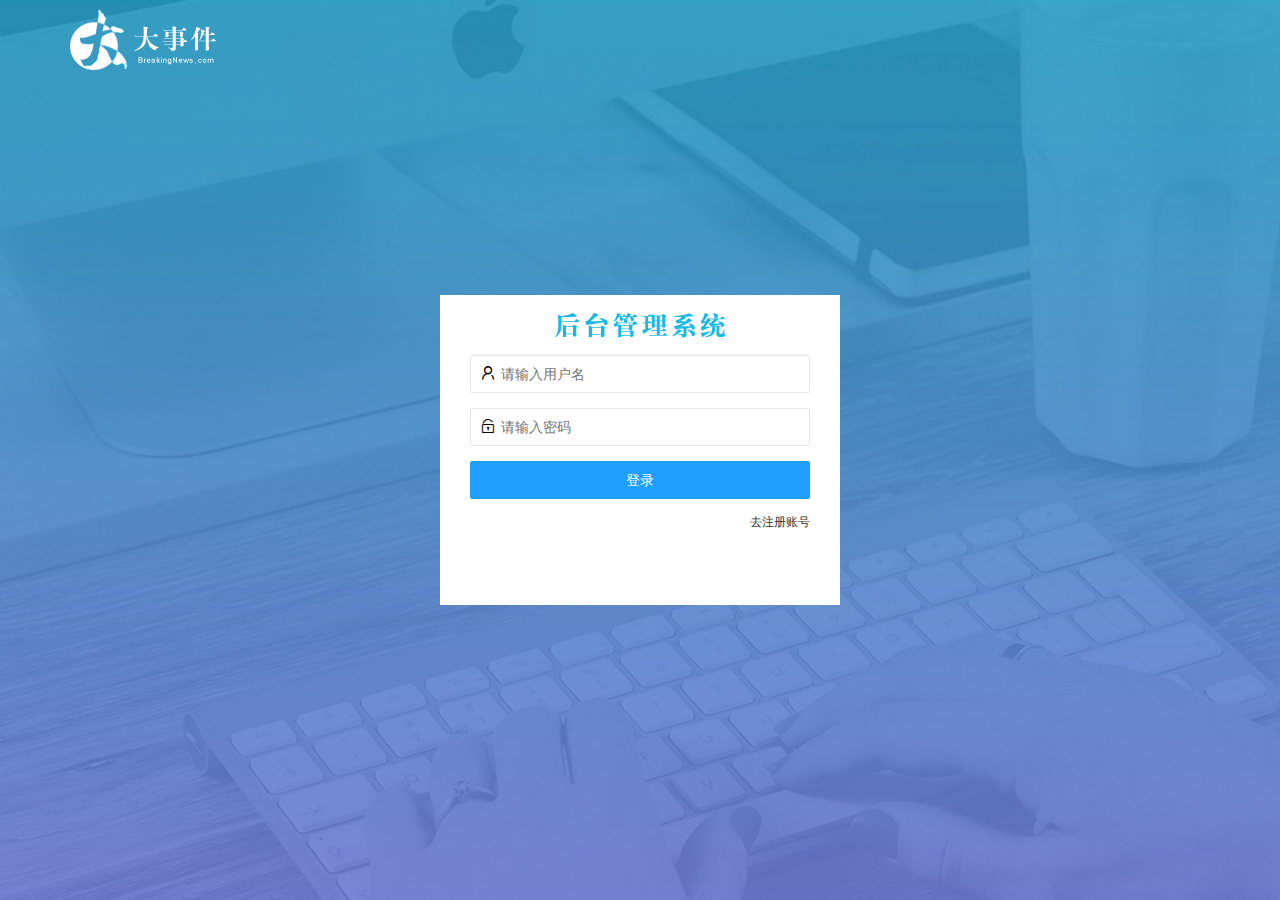
<file: login.html>
<!DOCTYPE html>
<html lang="en">

<head>
    <meta charset="UTF-8" />
    <meta name="viewport" content="width=device-width, initial-scale=1.0" />
    <title>大事件-登录/注册</title>
    <!-- 导入 LayUI 的样式 -->
    <link rel="stylesheet" href="/assets/lib/layui/css/layui.css" />
    <!-- 导入自己的样式表 -->
    <link rel="stylesheet" href="/assets/css/login.css" />
    <script src="/assets/lib/layui/layui.all.js"></script>
    <script src="/assets/lib/jquery.js"></script>
    <script src="/assets/js/baseAPI.js"></script>
    <script src="/assets/js/login.js"></script>
</head>

<body>
    <!-- 头部的 Logo 区域 -->
    <div class="layui-main">
        <img src="/assets/images/logo.png" alt="" />
    </div>

    <!-- 登录注册区域 -->
    <div class="loginAndRegBox">
        <div class="title-box"></div>
        <!-- 登录的div -->
        <div class="login-box">
            <!-- 登录的表单 -->
            <form class="layui-form" action="" id="form_login">
                <!-- 用户名 -->
                <div class="layui-form-item">
                    <i class="layui-icon layui-icon-username"></i>
                    <input type="text" name="username" required lay-verify="required" placeholder="请输入用户名" autocomplete="off" class="layui-input" />
                </div>
                <!-- 密码 -->
                <div class="layui-form-item">
                    <i class="layui-icon layui-icon-password"></i>
                    <input type="password" name="password" required lay-verify="required|pwd" placeholder="请输入密码" autocomplete="off" class="layui-input" />
                </div>
                <!-- 登录按钮 -->
                <div class="layui-form-item">
                    <!-- 注意：表单提交按钮和普通按钮的区别，就是 lay-submit 属性 -->
                    <button class="layui-btn layui-btn-fluid layui-btn-normal" lay-submit>登录</button>
                </div>
                <div class="layui-form-item links">
                    <a href="javascript:;" id="link_reg">去注册账号</a>
                </div>
            </form>
        </div>
        <!-- 注册的div -->
        <!-- 注册的div -->
        <div class="reg-box">
            <!-- 注册的表单 -->
            <form class="layui-form" action="" id="form_reg">
                <!-- 用户名 -->
                <div class="layui-form-item">
                    <i class="layui-icon layui-icon-username"></i>
                    <input type="text" name="username" required lay-verify="required" placeholder="请输入用户名" autocomplete="off" class="layui-input" />
                </div>
                <!-- 密码 -->
                <div class="layui-form-item">
                    <i class="layui-icon layui-icon-password"></i>
                    <input type="password" name="password" required lay-verify="required|pwd" placeholder="请输入密码" autocomplete="off" class="layui-input" />
                </div>
                <!-- 密码确认框 -->
                <div class="layui-form-item">
                    <i class="layui-icon layui-icon-password"></i>
                    <input type="password" name="repassword" required lay-verify="required|pwd|repwd" placeholder="再次确认密码" autocomplete="off" class="layui-input" />
                </div>
                <!-- 注册按钮 -->
                <div class="layui-form-item">
                    <!-- 注意：表单提交按钮和普通按钮的区别，就是 lay-submit 属性 -->
                    <button class="layui-btn layui-btn-fluid layui-btn-normal" lay-submit>注册</button>
                </div>
                <div class="layui-form-item links">
                    <a href="javascript:;" id="link_login">去登录</a>
                </div>
            </form>
        </div>
    </div>
</body>

</html>
</file>
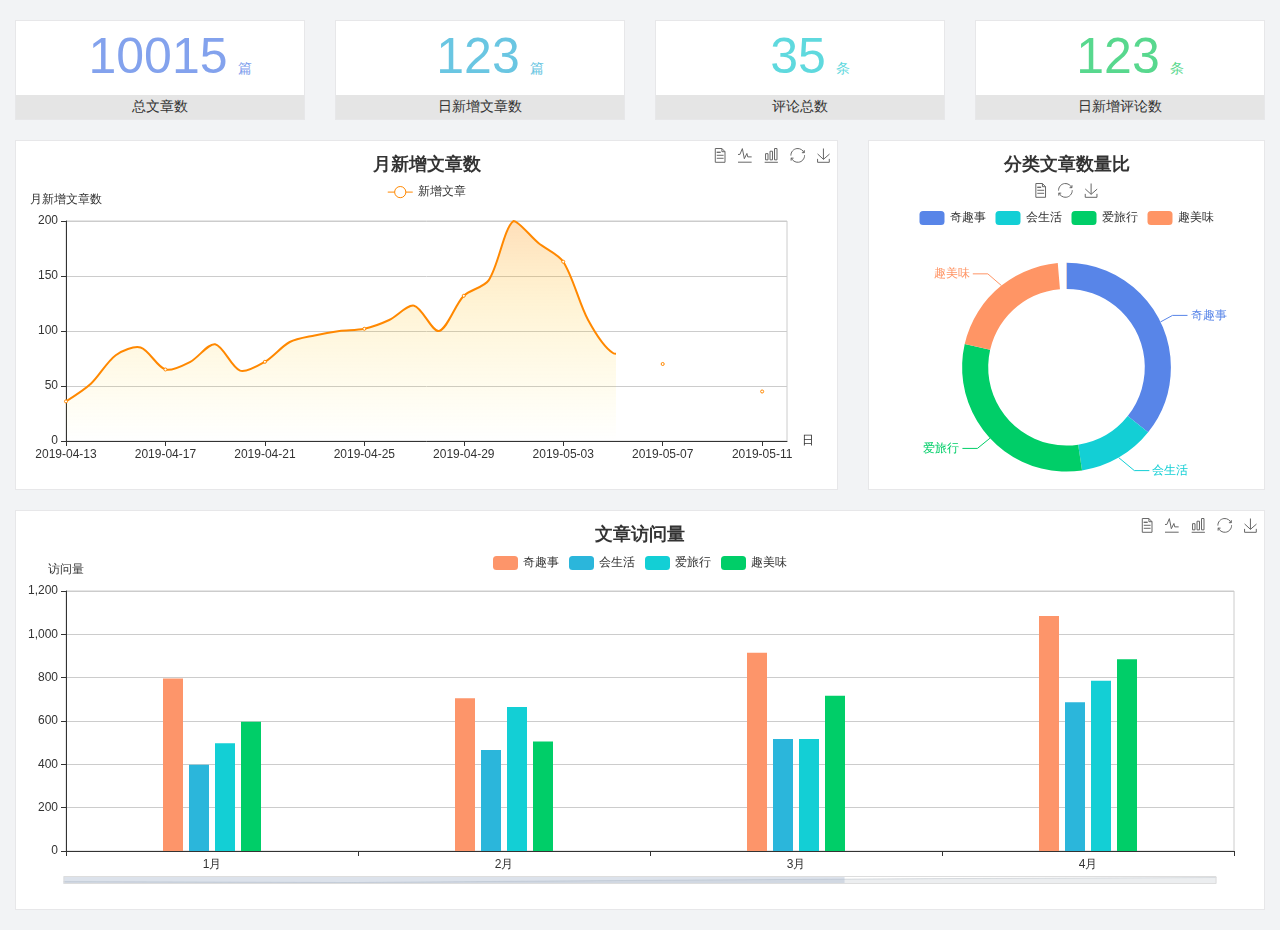
<file: home/dashboard.html>
<!DOCTYPE html>
<html lang="en">

<head>
  <meta charset="UTF-8">
  <meta name="viewport" content="width=device-width, initial-scale=1.0">
  <meta http-equiv="X-UA-Compatible" content="ie=edge">
  <title>图表统计</title>
  <link rel="stylesheet" href="../../assets/lib/bootstrap.css" />
  <link rel="stylesheet" href="../../assets/lib/main.css" />
  <script src="../../assets/lib/jquery.js"></script>
  <script type="text/javascript" src="../../assets/lib/echarts.min.js"></script>
</head>

<body>
  <div class="container-fluid">
    <div class="row spannel_list">
      <div class="col-sm-3 col-xs-6">
        <div class="spannel">
          <em>10015</em><span>篇</span>
          <b>总文章数</b>
        </div>
      </div>
      <div class="col-sm-3 col-xs-6">
        <div class="spannel scolor01">
          <em>123</em><span>篇</span>
          <b>日新增文章数</b>
        </div>
      </div>
      <div class="col-sm-3 col-xs-6">
        <div class="spannel scolor02">
          <em>35</em><span>条</span>
          <b>评论总数</b>
        </div>
      </div>
      <div class="col-sm-3 col-xs-6">
        <div class="spannel scolor03">
          <em>123</em><span>条</span>
          <b>日新增评论数</b>
        </div>
      </div>
    </div>
  </div>

  <div class="container-fluid">
    <div class="row curve-pie">
      <div class="col-lg-8 col-md-8">
        <div class="gragh_pannel" id="curve_show"></div>
      </div>
      <div class="col-lg-4 col-md-4">
        <div class="gragh_pannel" id="pie_show"></div>
      </div>
    </div>
  </div>

  <div class="container-fluid">
    <div class="column_pannel" id="column_show"></div>
  </div>

  <script>
    var oChart = echarts.init(document.getElementById('curve_show'));
    var aList_all = [
      { 'count': 36, 'date': '2019-04-13' },
      { 'count': 52, 'date': '2019-04-14' },
      { 'count': 78, 'date': '2019-04-15' },
      { 'count': 85, 'date': '2019-04-16' },
      { 'count': 65, 'date': '2019-04-17' },
      { 'count': 72, 'date': '2019-04-18' },
      { 'count': 88, 'date': '2019-04-19' },
      { 'count': 64, 'date': '2019-04-20' },
      { 'count': 72, 'date': '2019-04-21' },
      { 'count': 90, 'date': '2019-04-22' },
      { 'count': 96, 'date': '2019-04-23' },
      { 'count': 100, 'date': '2019-04-24' },
      { 'count': 102, 'date': '2019-04-25' },
      { 'count': 110, 'date': '2019-04-26' },
      { 'count': 123, 'date': '2019-04-27' },
      { 'count': 100, 'date': '2019-04-28' },
      { 'count': 132, 'date': '2019-04-29' },
      { 'count': 146, 'date': '2019-04-30' },
      { 'count': 200, 'date': '2019-05-01' },
      { 'count': 180, 'date': '2019-05-02' },
      { 'count': 163, 'date': '2019-05-03' },
      { 'count': 110, 'date': '2019-05-04' },
      { 'count': 80, 'date': '2019-05-05' },
      { 'count': 82, 'date': '2019-05-06' },
      { 'count': 70, 'date': '2019-05-07' },
      { 'count': 65, 'date': '2019-05-08' },
      { 'count': 54, 'date': '2019-05-09' },
      { 'count': 40, 'date': '2019-05-10' },
      { 'count': 45, 'date': '2019-05-11' },
      { 'count': 38, 'date': '2019-05-12' },
    ];

    let aCount = [];
    let aDate = [];

    for (var i = 0; i < aList_all.length; i++) {
      aCount.push(aList_all[i].count);
      aDate.push(aList_all[i].date);
    }

    var chartopt = {
      title: {
        text: '月新增文章数',
        left: 'center',
        top: '10'
      },
      tooltip: {
        trigger: 'axis'
      },
      legend: {
        data: ['新增文章'],
        top: '40'
      },
      toolbox: {
        show: true,
        feature: {
          mark: { show: true },
          dataView: { show: true, readOnly: false },
          magicType: { show: true, type: ['line', 'bar'] },
          restore: { show: true },
          saveAsImage: { show: true }
        }
      },
      calculable: true,
      xAxis: [
        {
          name: '日',
          type: 'category',
          boundaryGap: false,
          data: aDate
        }
      ],
      yAxis: [
        {
          name: '月新增文章数',
          type: 'value'
        }
      ],
      series: [
        {
          name: '新增文章',
          type: 'line',
          smooth: true,
          itemStyle: { normal: { areaStyle: { type: 'default' }, color: '#f80' }, lineStyle: { color: '#f80' } },
          data: aCount
        }],
      areaStyle: {
        normal: {
          color: new echarts.graphic.LinearGradient(0, 0, 0, 1, [{
            offset: 0,
            color: 'rgba(255,136,0,0.39)'
          }, {
            offset: .34,
            color: 'rgba(255,180,0,0.25)'
          }, {
            offset: 1,
            color: 'rgba(255,222,0,0.00)'
          }])

        }
      },
      grid: {
        show: true,
        x: 50,
        x2: 50,
        y: 80,
        height: 220
      }
    };

    oChart.setOption(chartopt);


    var oPie = echarts.init(document.getElementById('pie_show'));
    var oPieopt =
    {
      title: {
        top: 10,
        text: '分类文章数量比',
        x: 'center'
      },
      tooltip: {
        trigger: 'item',
        formatter: "{a} <br/>{b} : {c} ({d}%)"
      },
      color: ['#5885e8', '#13cfd5', '#00ce68', '#ff9565'],
      legend: {
        x: 'center',
        top: 65,
        data: ['奇趣事', '会生活', '爱旅行', '趣美味']
      },
      toolbox: {
        show: true,
        x: 'center',
        top: 35,
        feature: {
          mark: { show: true },
          dataView: { show: true, readOnly: false },
          magicType: {
            show: true,
            type: ['pie', 'funnel'],
            option: {
              funnel: {
                x: '25%',
                width: '50%',
                funnelAlign: 'left',
                max: 1548
              }
            }
          },
          restore: { show: true },
          saveAsImage: { show: true }
        }
      },
      calculable: true,
      series: [
        {
          name: '访问来源',
          type: 'pie',
          radius: ['45%', '60%'],
          center: ['50%', '65%'],
          data: [
            { value: 300, name: '奇趣事' },
            { value: 100, name: '会生活' },
            { value: 260, name: '爱旅行' },
            { value: 180, name: '趣美味' }
          ]
        }
      ]
    };
    oPie.setOption(oPieopt);



    var oColumn = this.echarts.init(document.getElementById('column_show'));
    var oColumnopt =
    {
      title: {
        text: '文章访问量',
        left: 'center',
        top: '10'
      },
      tooltip: {
        trigger: 'axis'
      },
      legend: {
        data: ['奇趣事', '会生活', '爱旅行', '趣美味'],
        top: '40'
      },
      toolbox: {
        show: true,
        feature: {
          mark: { show: true },
          dataView: { show: true, readOnly: false },
          magicType: { show: true, type: ['line', 'bar'] },
          restore: { show: true },
          saveAsImage: { show: true }
        }
      },
      calculable: true,
      xAxis: [
        {
          type: 'category',
          data: ['1月', '2月', '3月', '4月', '5月']
        }
      ],
      yAxis: [
        {
          name: '访问量',
          type: 'value'
        }
      ],
      series: [
        {
          name: '奇趣事',
          type: 'bar',
          barWidth: 20,
          itemStyle: {
            normal: { areaStyle: { type: 'default' }, color: '#fd956a' }
          },
          data: [800, 708, 920, 1090, 1200]
        },
        {
          name: '会生活',
          type: 'bar',
          barWidth: 20,
          itemStyle: {
            normal: { areaStyle: { type: 'default' }, color: '#2bb6db' }
          },
          data: [400, 468, 520, 690, 800]
        },
        {
          name: '爱旅行',
          type: 'bar',
          barWidth: 20,
          itemStyle: {
            normal: { areaStyle: { type: 'default' }, color: '#13cfd5' }
          },
          data: [500, 668, 520, 790, 900]
        },
        {
          name: '趣美味',
          type: 'bar',
          barWidth: 20,
          itemStyle: {
            normal: { areaStyle: { type: 'default' }, color: '#00ce68' }
          },
          data: [600, 508, 720, 890, 1000]
        }
      ],
      grid: {
        show: true,
        x: 50,
        x2: 30,
        y: 80,
        height: 260
      },
      dataZoom: [//给x轴设置滚动条
        {
          start: 0,//默认为0
          end: 100 - 1000 / 31,//默认为100
          type: 'slider',
          show: true,
          xAxisIndex: [0],
          handleSize: 0,//滑动条的 左右2个滑动条的大小
          height: 8,//组件高度
          left: 45, //左边的距离
          right: 50,//右边的距离
          bottom: 26,//右边的距离
          handleColor: '#ddd',//h滑动图标的颜色
          handleStyle: {
            borderColor: "#cacaca",
            borderWidth: "1",
            shadowBlur: 2,
            background: "#ddd",
            shadowColor: "#ddd",
          }
        }]
    };
    oColumn.setOption(oColumnopt);
  </script>
</body>

</html>
</file>
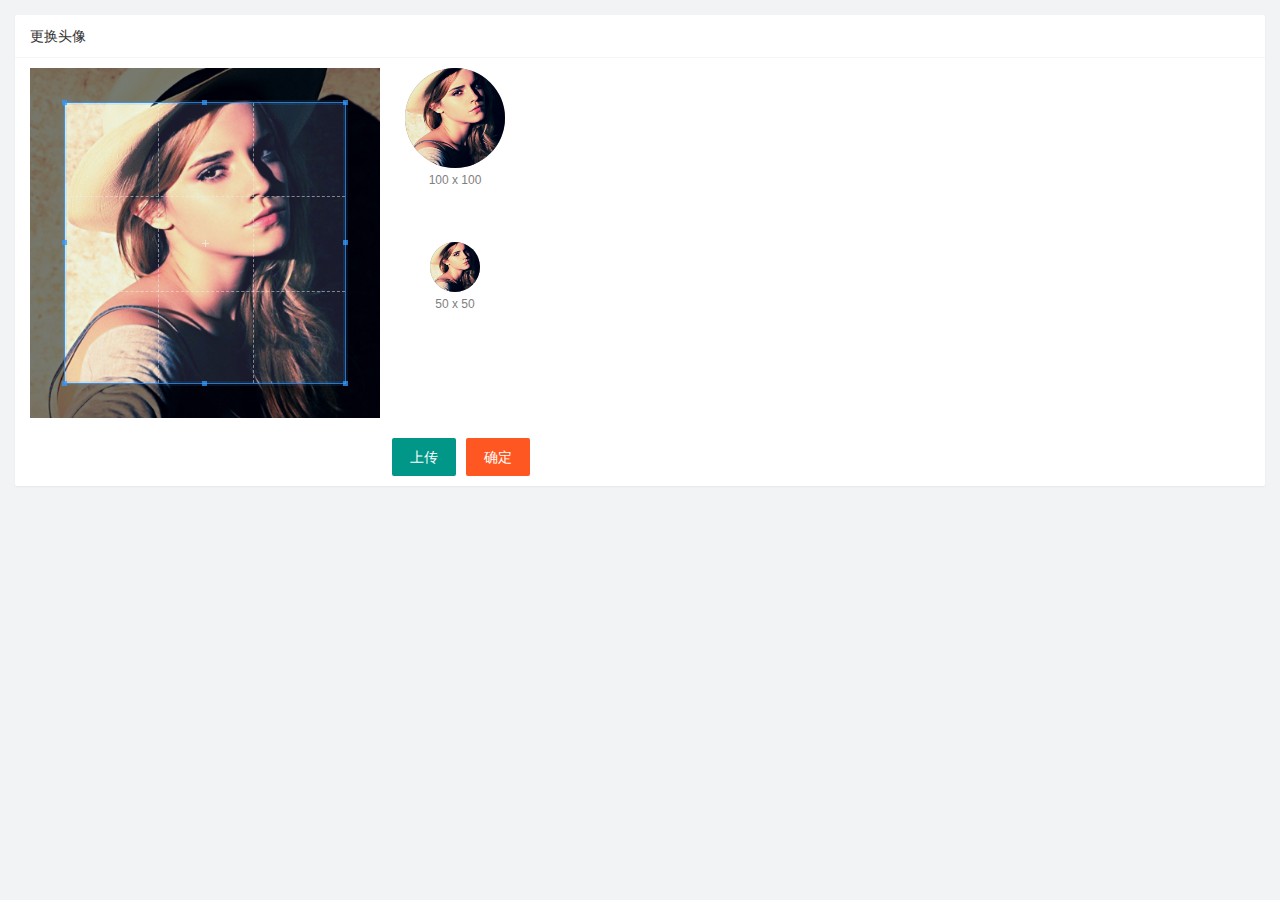
<file: user/user_avatar.html>
<!DOCTYPE html>
<html lang="en">

<head>
    <meta charset="UTF-8" />
    <meta name="viewport" content="width=device-width, initial-scale=1.0" />
    <title>Document</title>
    <link rel="stylesheet" href="/assets/lib/layui/css/layui.css" />
    <link rel="stylesheet" href="/assets/css/user/user_avatar.css" />
    <link rel="stylesheet" href="/assets/lib/cropper/cropper.css" />
</head>

<body>
    <!-- 卡片区域 -->
    <div class="layui-card">
        <div class="layui-card-header">更换头像</div>
        <div class="layui-card-body">
            <!-- 第一行的图片裁剪和预览区域 -->
            <div class="row1">
                <!-- 图片裁剪区域 -->
                <div class="cropper-box">
                    <!-- 这个 img 标签很重要，将来会把它初始化为裁剪区域 -->
                    <img id="image" src="/assets/images/sample.jpg" />
                </div>
                <!-- 图片的预览区域 -->
                <div class="preview-box">
                    <div>
                        <!-- 宽高为 100px 的预览区域 -->
                        <div class="img-preview w100"></div>
                        <p class="size">100 x 100</p>
                    </div>
                    <div>
                        <!-- 宽高为 50px 的预览区域 -->
                        <div class="img-preview w50"></div>
                        <p class="size">50 x 50</p>
                    </div>
                </div>
            </div>
            <!-- 第二行的按钮区域 -->
            <div class="row2">
                <!-- 通过accept属性控制用户选择文件的类型 -->
                <input type="file" id="chooseImg" accept="image/png,image/jpeg">
                <button type="button" class="layui-btn" id="btnImgChoose">上传</button>
                <button type="button" class="layui-btn layui-btn-danger" id="uploadBtn">确定</button>
            </div>
        </div>
    </div>
    <script src="/assets/lib/layui/layui.all.js"></script>
    <script src="/assets/lib/jquery.js"></script>
    <script src="/assets/js/baseAPI.js"></script>
    <script src="/assets/lib/cropper/Cropper.js"></script>
    <script src="/assets/lib/cropper/jquery-cropper.js"></script>
    <script src="/assets/js/user/user_avatar.js"></script>
</body>

</html>
</file>
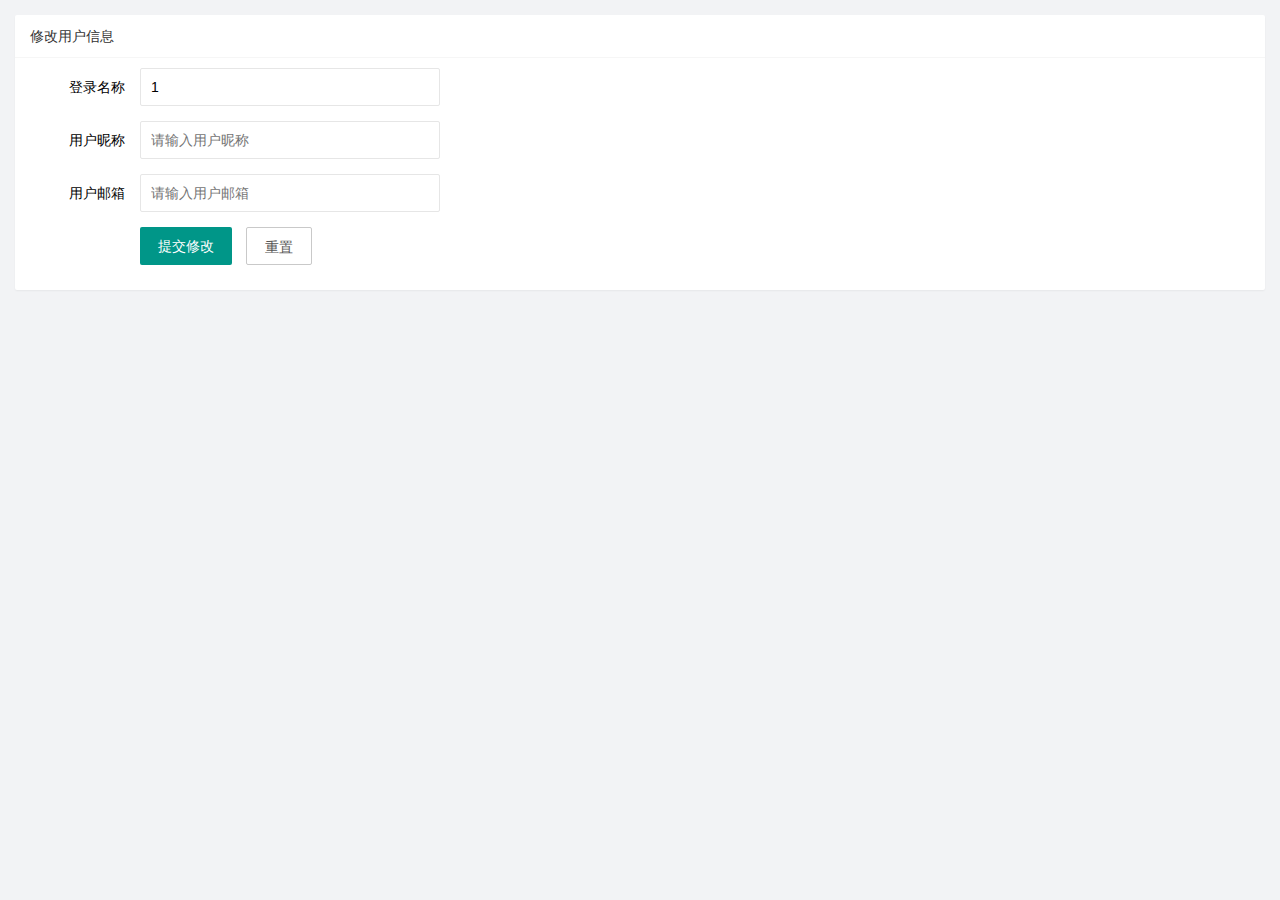
<file: user/user_info.html>
<!DOCTYPE html>
<html lang="en">

<head>
    <meta charset="UTF-8">
    <meta http-equiv="X-UA-Compatible" content="IE=edge">
    <meta name="viewport" content="width=device-width, initial-scale=1.0">
    <title>Document</title>
    <link rel="stylesheet" href="/assets/lib/layui/css/layui.css">
    <link rel="stylesheet" href="/assets/css/user/user_info.css">

</head>

<body>
    <!-- 卡片区域 -->
    <div class="layui-card">
        <div class="layui-card-header">修改用户信息</div>
        <div class="layui-card-body">
            <!-- form 表单区域 -->
            <form class="layui-form" lay-filter='userInfo'>
                <input type="hidden" name="id">
                <div class="layui-form-item">
                    <label class="layui-form-label">登录名称</label>
                    <div class="layui-input-block">
                        <input type="text" name="username" required lay-verify="required" placeholder="请输入登录名称" autocomplete="off" class="layui-input" value='1' readonly />
                    </div>
                </div>
                <div class="layui-form-item">
                    <label class="layui-form-label">用户昵称</label>
                    <div class="layui-input-block">
                        <input type="text" name="nickname" required lay-verify="required|nickname" placeholder="请输入用户昵称" autocomplete="off" class="layui-input" />
                    </div>
                </div>
                <div class="layui-form-item">
                    <label class="layui-form-label">用户邮箱</label>
                    <div class="layui-input-block">
                        <input type="text" name="email" required lay-verify="required|email" placeholder="请输入用户邮箱" autocomplete="off" class="layui-input" />
                    </div>
                </div>
                <div class="layui-form-item">
                    <div class="layui-input-block">
                        <button class="layui-btn" lay-submit lay-filter="formDemo" id='btnForm'>提交修改</button>
                        <button type="reset" class="layui-btn layui-btn-primary" id="btnReset">重置</button>
                    </div>
                </div>
            </form>
        </div>
    </div>
    <script src="/assets/lib/layui/layui.all.js"></script>
    <script src="/assets/lib/jquery.js"></script>
    <script src="/assets/js/baseAPI.js"></script>
    <script src="/assets/js/user/user_info.js"></script>
</body>

</html>
</file>
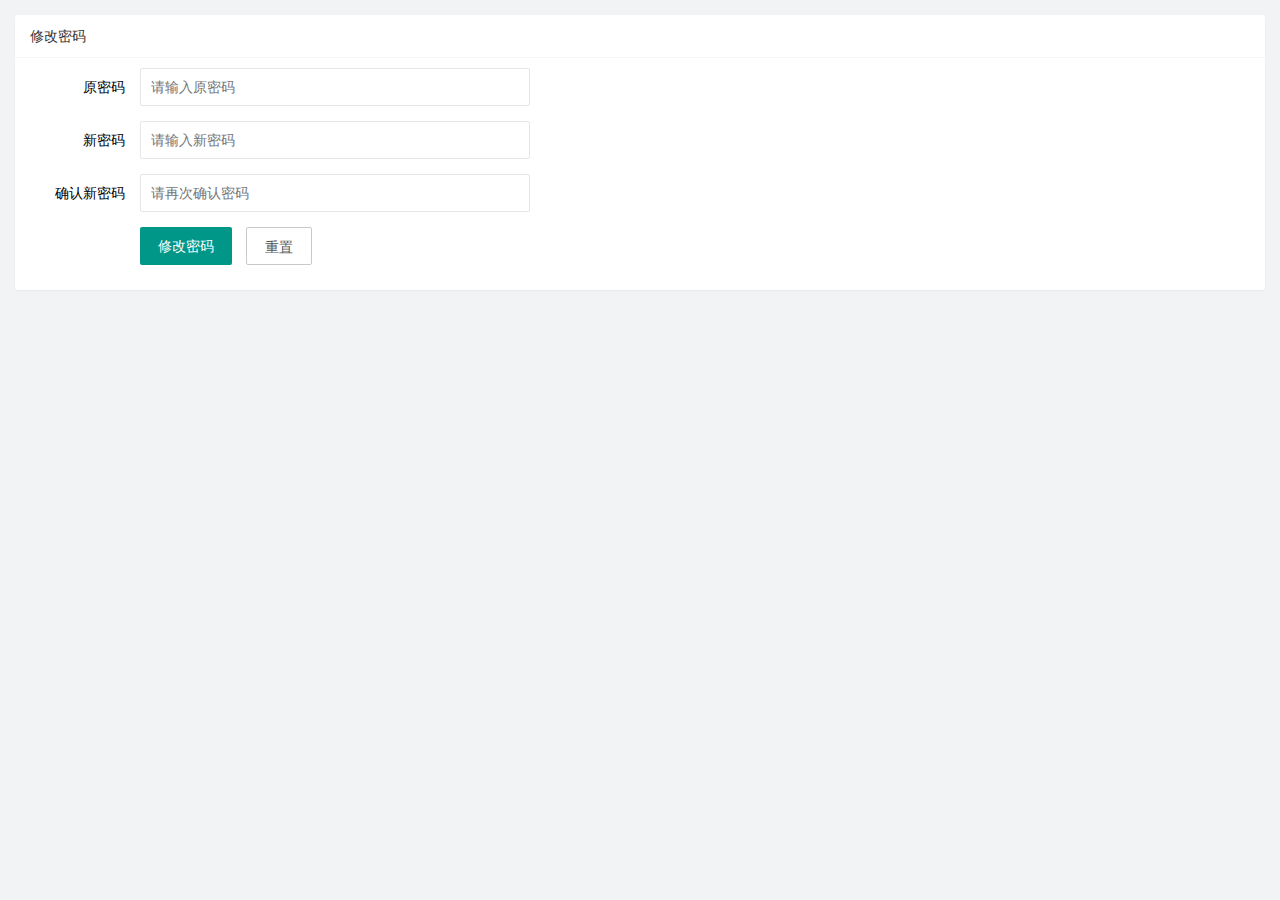
<file: user/user_pwd.html>
<!DOCTYPE html>
<html lang="en">

<head>
    <meta charset="UTF-8" />
    <meta name="viewport" content="width=device-width, initial-scale=1.0" />
    <title>Document</title>
    <link rel="stylesheet" href="/assets/lib/layui/css/layui.css" />
    <link rel="stylesheet" href="/assets/css/user/user_pwd.css" />
</head>

<body>
    <!-- 卡片区域 -->
    <div class="layui-card">
        <div class="layui-card-header">修改密码</div>
        <div class="layui-card-body">
            <form class="layui-form">
                <div class="layui-form-item">
                    <label class="layui-form-label">原密码</label>
                    <div class="layui-input-block">
                        <input type="password" name="oldPwd" required lay-verify="required" placeholder="请输入原密码" autocomplete="off" class="layui-input" />
                    </div>
                </div>
                <div class="layui-form-item">
                    <label class="layui-form-label">新密码</label>
                    <div class="layui-input-block">
                        <input type="password" name="newPwd" required lay-verify="required|pwd|samePwd" placeholder="请输入新密码" autocomplete="off" class="layui-input" />
                    </div>
                </div>
                <div class="layui-form-item">
                    <label class="layui-form-label">确认新密码</label>
                    <div class="layui-input-block">
                        <input type="password" name="rePwd" required lay-verify="required|pwd|rePwd" placeholder="请再次确认密码" autocomplete="off" class="layui-input" />
                    </div>
                </div>
                <div class="layui-form-item">
                    <div class="layui-input-block">
                        <button class="layui-btn" lay-submit lay-filter="formDemo">修改密码</button>
                        <button type="reset" class="layui-btn layui-btn-primary">重置</button>
                    </div>
                </div>
            </form>
        </div>
    </div>
    <!-- 导入 layui 的 js -->
    <script src="/assets/lib/layui/layui.all.js"></script>
    <!-- 导入 jQuery -->
    <script src="/assets/lib/jquery.js"></script>
    <!-- 导入 baseAPI -->
    <script src="/assets/js/baseAPI.js"></script>
    <!-- 导入自己的 js -->
    <script src="/assets/js/user/user_pwd.js"></script>
</body>

</html>
</file>
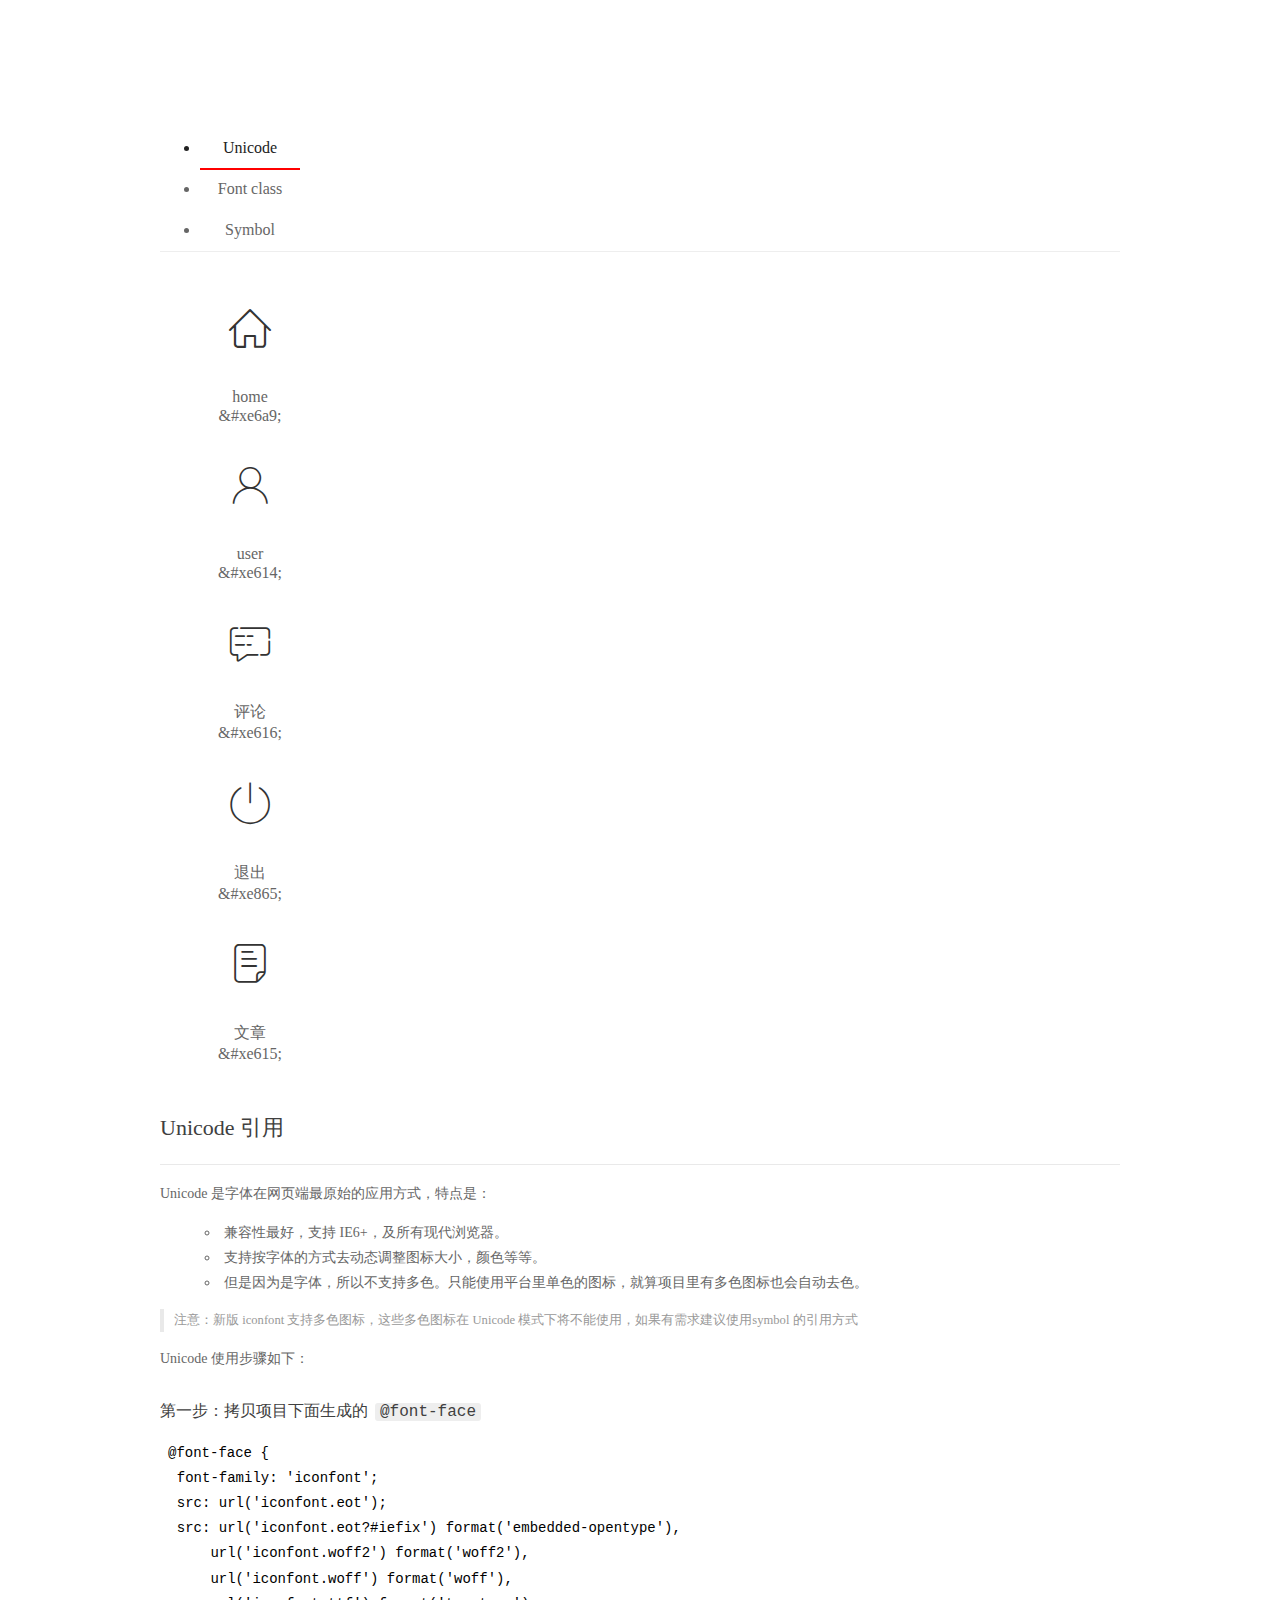
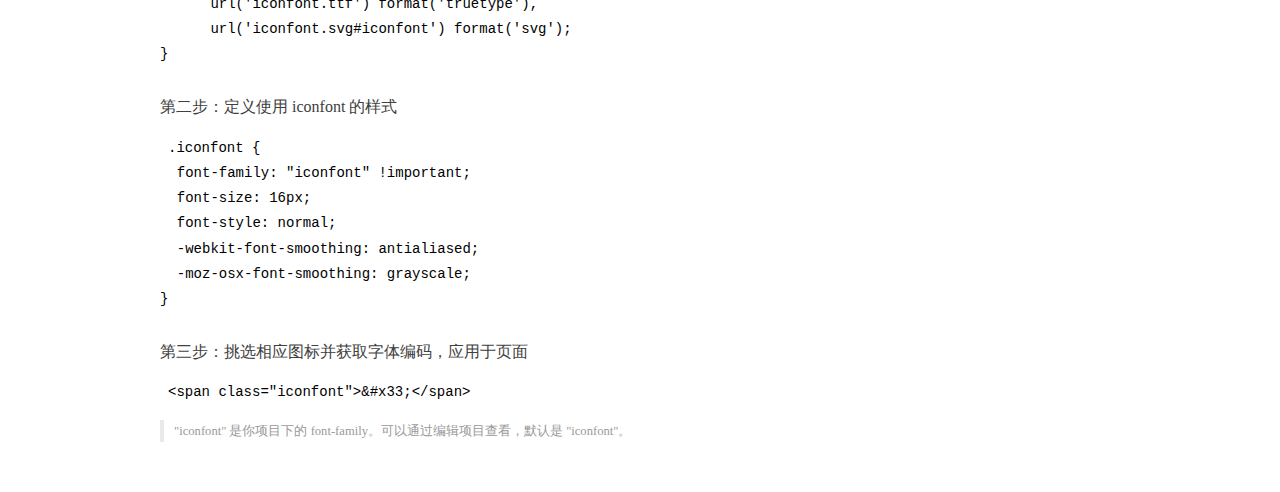
<file: assets/fonts/demo_index.html>
<!DOCTYPE html>
<html>
<head>
  <meta charset="utf-8"/>
  <title>IconFont Demo</title>
  <link rel="shortcut icon" href="https://gtms04.alicdn.com/tps/i4/TB1_oz6GVXXXXaFXpXXJDFnIXXX-64-64.ico" type="image/x-icon"/>
  <link rel="stylesheet" href="https://g.alicdn.com/thx/cube/1.3.2/cube.min.css">
  <link rel="stylesheet" href="demo.css">
  <link rel="stylesheet" href="iconfont.css">
  <script src="iconfont.js"></script>
  <!-- jQuery -->
  <script src="https://a1.alicdn.com/oss/uploads/2018/12/26/7bfddb60-08e8-11e9-9b04-53e73bb6408b.js"></script>
  <!-- 代码高亮 -->
  <script src="https://a1.alicdn.com/oss/uploads/2018/12/26/a3f714d0-08e6-11e9-8a15-ebf944d7534c.js"></script>
</head>
<body>
  <div class="main">
    <h1 class="logo"><a href="https://www.iconfont.cn/" title="iconfont 首页" target="_blank">&#xe86b;</a></h1>
    <div class="nav-tabs">
      <ul id="tabs" class="dib-box">
        <li class="dib active"><span>Unicode</span></li>
        <li class="dib"><span>Font class</span></li>
        <li class="dib"><span>Symbol</span></li>
      </ul>
      
    </div>
    <div class="tab-container">
      <div class="content unicode" style="display: block;">
          <ul class="icon_lists dib-box">
          
            <li class="dib">
              <span class="icon iconfont">&#xe6a9;</span>
                <div class="name">home</div>
                <div class="code-name">&amp;#xe6a9;</div>
              </li>
          
            <li class="dib">
              <span class="icon iconfont">&#xe614;</span>
                <div class="name">user</div>
                <div class="code-name">&amp;#xe614;</div>
              </li>
          
            <li class="dib">
              <span class="icon iconfont">&#xe616;</span>
                <div class="name">评论</div>
                <div class="code-name">&amp;#xe616;</div>
              </li>
          
            <li class="dib">
              <span class="icon iconfont">&#xe865;</span>
                <div class="name">退出</div>
                <div class="code-name">&amp;#xe865;</div>
              </li>
          
            <li class="dib">
              <span class="icon iconfont">&#xe615;</span>
                <div class="name">文章</div>
                <div class="code-name">&amp;#xe615;</div>
              </li>
          
          </ul>
          <div class="article markdown">
          <h2 id="unicode-">Unicode 引用</h2>
          <hr>

          <p>Unicode 是字体在网页端最原始的应用方式，特点是：</p>
          <ul>
            <li>兼容性最好，支持 IE6+，及所有现代浏览器。</li>
            <li>支持按字体的方式去动态调整图标大小，颜色等等。</li>
            <li>但是因为是字体，所以不支持多色。只能使用平台里单色的图标，就算项目里有多色图标也会自动去色。</li>
          </ul>
          <blockquote>
            <p>注意：新版 iconfont 支持多色图标，这些多色图标在 Unicode 模式下将不能使用，如果有需求建议使用symbol 的引用方式</p>
          </blockquote>
          <p>Unicode 使用步骤如下：</p>
          <h3 id="-font-face">第一步：拷贝项目下面生成的 <code>@font-face</code></h3>
<pre><code class="language-css"
>@font-face {
  font-family: 'iconfont';
  src: url('iconfont.eot');
  src: url('iconfont.eot?#iefix') format('embedded-opentype'),
      url('iconfont.woff2') format('woff2'),
      url('iconfont.woff') format('woff'),
      url('iconfont.ttf') format('truetype'),
      url('iconfont.svg#iconfont') format('svg');
}
</code></pre>
          <h3 id="-iconfont-">第二步：定义使用 iconfont 的样式</h3>
<pre><code class="language-css"
>.iconfont {
  font-family: "iconfont" !important;
  font-size: 16px;
  font-style: normal;
  -webkit-font-smoothing: antialiased;
  -moz-osx-font-smoothing: grayscale;
}
</code></pre>
          <h3 id="-">第三步：挑选相应图标并获取字体编码，应用于页面</h3>
<pre>
<code class="language-html"
>&lt;span class="iconfont"&gt;&amp;#x33;&lt;/span&gt;
</code></pre>
          <blockquote>
            <p>"iconfont" 是你项目下的 font-family。可以通过编辑项目查看，默认是 "iconfont"。</p>
          </blockquote>
          </div>
      </div>
      <div class="content font-class">
        <ul class="icon_lists dib-box">
          
          <li class="dib">
            <span class="icon iconfont icon-home"></span>
            <div class="name">
              home
            </div>
            <div class="code-name">.icon-home
            </div>
          </li>
          
          <li class="dib">
            <span class="icon iconfont icon-user"></span>
            <div class="name">
              user
            </div>
            <div class="code-name">.icon-user
            </div>
          </li>
          
          <li class="dib">
            <span class="icon iconfont icon-pinglun"></span>
            <div class="name">
              评论
            </div>
            <div class="code-name">.icon-pinglun
            </div>
          </li>
          
          <li class="dib">
            <span class="icon iconfont icon-tuichu"></span>
            <div class="name">
              退出
            </div>
            <div class="code-name">.icon-tuichu
            </div>
          </li>
          
          <li class="dib">
            <span class="icon iconfont icon-16"></span>
            <div class="name">
              文章
            </div>
            <div class="code-name">.icon-16
            </div>
          </li>
          
        </ul>
        <div class="article markdown">
        <h2 id="font-class-">font-class 引用</h2>
        <hr>

        <p>font-class 是 Unicode 使用方式的一种变种，主要是解决 Unicode 书写不直观，语意不明确的问题。</p>
        <p>与 Unicode 使用方式相比，具有如下特点：</p>
        <ul>
          <li>兼容性良好，支持 IE8+，及所有现代浏览器。</li>
          <li>相比于 Unicode 语意明确，书写更直观。可以很容易分辨这个 icon 是什么。</li>
          <li>因为使用 class 来定义图标，所以当要替换图标时，只需要修改 class 里面的 Unicode 引用。</li>
          <li>不过因为本质上还是使用的字体，所以多色图标还是不支持的。</li>
        </ul>
        <p>使用步骤如下：</p>
        <h3 id="-fontclass-">第一步：引入项目下面生成的 fontclass 代码：</h3>
<pre><code class="language-html">&lt;link rel="stylesheet" href="./iconfont.css"&gt;
</code></pre>
        <h3 id="-">第二步：挑选相应图标并获取类名，应用于页面：</h3>
<pre><code class="language-html">&lt;span class="iconfont icon-xxx"&gt;&lt;/span&gt;
</code></pre>
        <blockquote>
          <p>"
            iconfont" 是你项目下的 font-family。可以通过编辑项目查看，默认是 "iconfont"。</p>
        </blockquote>
      </div>
      </div>
      <div class="content symbol">
          <ul class="icon_lists dib-box">
          
            <li class="dib">
                <svg class="icon svg-icon" aria-hidden="true">
                  <use xlink:href="#icon-home"></use>
                </svg>
                <div class="name">home</div>
                <div class="code-name">#icon-home</div>
            </li>
          
            <li class="dib">
                <svg class="icon svg-icon" aria-hidden="true">
                  <use xlink:href="#icon-user"></use>
                </svg>
                <div class="name">user</div>
                <div class="code-name">#icon-user</div>
            </li>
          
            <li class="dib">
                <svg class="icon svg-icon" aria-hidden="true">
                  <use xlink:href="#icon-pinglun"></use>
                </svg>
                <div class="name">评论</div>
                <div class="code-name">#icon-pinglun</div>
            </li>
          
            <li class="dib">
                <svg class="icon svg-icon" aria-hidden="true">
                  <use xlink:href="#icon-tuichu"></use>
                </svg>
                <div class="name">退出</div>
                <div class="code-name">#icon-tuichu</div>
            </li>
          
            <li class="dib">
                <svg class="icon svg-icon" aria-hidden="true">
                  <use xlink:href="#icon-16"></use>
                </svg>
                <div class="name">文章</div>
                <div class="code-name">#icon-16</div>
            </li>
          
          </ul>
          <div class="article markdown">
          <h2 id="symbol-">Symbol 引用</h2>
          <hr>

          <p>这是一种全新的使用方式，应该说这才是未来的主流，也是平台目前推荐的用法。相关介绍可以参考这篇<a href="">文章</a>
            这种用法其实是做了一个 SVG 的集合，与另外两种相比具有如下特点：</p>
          <ul>
            <li>支持多色图标了，不再受单色限制。</li>
            <li>通过一些技巧，支持像字体那样，通过 <code>font-size</code>, <code>color</code> 来调整样式。</li>
            <li>兼容性较差，支持 IE9+，及现代浏览器。</li>
            <li>浏览器渲染 SVG 的性能一般，还不如 png。</li>
          </ul>
          <p>使用步骤如下：</p>
          <h3 id="-symbol-">第一步：引入项目下面生成的 symbol 代码：</h3>
<pre><code class="language-html">&lt;script src="./iconfont.js"&gt;&lt;/script&gt;
</code></pre>
          <h3 id="-css-">第二步：加入通用 CSS 代码（引入一次就行）：</h3>
<pre><code class="language-html">&lt;style&gt;
.icon {
  width: 1em;
  height: 1em;
  vertical-align: -0.15em;
  fill: currentColor;
  overflow: hidden;
}
&lt;/style&gt;
</code></pre>
          <h3 id="-">第三步：挑选相应图标并获取类名，应用于页面：</h3>
<pre><code class="language-html">&lt;svg class="icon" aria-hidden="true"&gt;
  &lt;use xlink:href="#icon-xxx"&gt;&lt;/use&gt;
&lt;/svg&gt;
</code></pre>
          </div>
      </div>

    </div>
  </div>
  <script>
  $(document).ready(function () {
      $('.tab-container .content:first').show()

      $('#tabs li').click(function (e) {
        var tabContent = $('.tab-container .content')
        var index = $(this).index()

        if ($(this).hasClass('active')) {
          return
        } else {
          $('#tabs li').removeClass('active')
          $(this).addClass('active')

          tabContent.hide().eq(index).fadeIn()
        }
      })
    })
  </script>
</body>
</html>
</file>
<file: assets/lib/layui/css/layui.css>
/** layui-v2.5.5 MIT License By https://www.layui.com */
 .layui-inline,img{display:inline-block;vertical-align:middle}h1,h2,h3,h4,h5,h6{font-weight:400}.layui-edge,.layui-header,.layui-inline,.layui-main{position:relative}.layui-body,.layui-edge,.layui-elip{overflow:hidden}.layui-btn,.layui-edge,.layui-inline,img{vertical-align:middle}.layui-btn,.layui-disabled,.layui-icon,.layui-unselect{-moz-user-select:none;-webkit-user-select:none;-ms-user-select:none}.layui-elip,.layui-form-checkbox span,.layui-form-pane .layui-form-label{text-overflow:ellipsis;white-space:nowrap}.layui-breadcrumb,.layui-tree-btnGroup{visibility:hidden}blockquote,body,button,dd,div,dl,dt,form,h1,h2,h3,h4,h5,h6,input,li,ol,p,pre,td,textarea,th,ul{margin:0;padding:0;-webkit-tap-highlight-color:rgba(0,0,0,0)}a:active,a:hover{outline:0}img{border:none}li{list-style:none}table{border-collapse:collapse;border-spacing:0}h4,h5,h6{font-size:100%}button,input,optgroup,option,select,textarea{font-family:inherit;font-size:inherit;font-style:inherit;font-weight:inherit;outline:0}pre{white-space:pre-wrap;white-space:-moz-pre-wrap;white-space:-pre-wrap;white-space:-o-pre-wrap;word-wrap:break-word}body{line-height:24px;font:14px Helvetica Neue,Helvetica,PingFang SC,Tahoma,Arial,sans-serif}hr{height:1px;margin:10px 0;border:0;clear:both}a{color:#333;text-decoration:none}a:hover{color:#777}a cite{font-style:normal;*cursor:pointer}.layui-border-box,.layui-border-box *{box-sizing:border-box}.layui-box,.layui-box *{box-sizing:content-box}.layui-clear{clear:both;*zoom:1}.layui-clear:after{content:'\20';clear:both;*zoom:1;display:block;height:0}.layui-inline{*display:inline;*zoom:1}.layui-edge{display:inline-block;width:0;height:0;border-width:6px;border-style:dashed;border-color:transparent}.layui-edge-top{top:-4px;border-bottom-color:#999;border-bottom-style:solid}.layui-edge-right{border-left-color:#999;border-left-style:solid}.layui-edge-bottom{top:2px;border-top-color:#999;border-top-style:solid}.layui-edge-left{border-right-color:#999;border-right-style:solid}.layui-disabled,.layui-disabled:hover{color:#d2d2d2!important;cursor:not-allowed!important}.layui-circle{border-radius:100%}.layui-show{display:block!important}.layui-hide{display:none!important}@font-face{font-family:layui-icon;src:url(../font/iconfont.eot?v=250);src:url(../font/iconfont.eot?v=250#iefix) format('embedded-opentype'),url(../font/iconfont.woff2?v=250) format('woff2'),url(../font/iconfont.woff?v=250) format('woff'),url(../font/iconfont.ttf?v=250) format('truetype'),url(../font/iconfont.svg?v=250#layui-icon) format('svg')}.layui-icon{font-family:layui-icon!important;font-size:16px;font-style:normal;-webkit-font-smoothing:antialiased;-moz-osx-font-smoothing:grayscale}.layui-icon-reply-fill:before{content:"\e611"}.layui-icon-set-fill:before{content:"\e614"}.layui-icon-menu-fill:before{content:"\e60f"}.layui-icon-search:before{content:"\e615"}.layui-icon-share:before{content:"\e641"}.layui-icon-set-sm:before{content:"\e620"}.layui-icon-engine:before{content:"\e628"}.layui-icon-close:before{content:"\1006"}.layui-icon-close-fill:before{content:"\1007"}.layui-icon-chart-screen:before{content:"\e629"}.layui-icon-star:before{content:"\e600"}.layui-icon-circle-dot:before{content:"\e617"}.layui-icon-chat:before{content:"\e606"}.layui-icon-release:before{content:"\e609"}.layui-icon-list:before{content:"\e60a"}.layui-icon-chart:before{content:"\e62c"}.layui-icon-ok-circle:before{content:"\1005"}.layui-icon-layim-theme:before{content:"\e61b"}.layui-icon-table:before{content:"\e62d"}.layui-icon-right:before{content:"\e602"}.layui-icon-left:before{content:"\e603"}.layui-icon-cart-simple:before{content:"\e698"}.layui-icon-face-cry:before{content:"\e69c"}.layui-icon-face-smile:before{content:"\e6af"}.layui-icon-survey:before{content:"\e6b2"}.layui-icon-tree:before{content:"\e62e"}.layui-icon-upload-circle:before{content:"\e62f"}.layui-icon-add-circle:before{content:"\e61f"}.layui-icon-download-circle:before{content:"\e601"}.layui-icon-templeate-1:before{content:"\e630"}.layui-icon-util:before{content:"\e631"}.layui-icon-face-surprised:before{content:"\e664"}.layui-icon-edit:before{content:"\e642"}.layui-icon-speaker:before{content:"\e645"}.layui-icon-down:before{content:"\e61a"}.layui-icon-file:before{content:"\e621"}.layui-icon-layouts:before{content:"\e632"}.layui-icon-rate-half:before{content:"\e6c9"}.layui-icon-add-circle-fine:before{content:"\e608"}.layui-icon-prev-circle:before{content:"\e633"}.layui-icon-read:before{content:"\e705"}.layui-icon-404:before{content:"\e61c"}.layui-icon-carousel:before{content:"\e634"}.layui-icon-help:before{content:"\e607"}.layui-icon-code-circle:before{content:"\e635"}.layui-icon-water:before{content:"\e636"}.layui-icon-username:before{content:"\e66f"}.layui-icon-find-fill:before{content:"\e670"}.layui-icon-about:before{content:"\e60b"}.layui-icon-location:before{content:"\e715"}.layui-icon-up:before{content:"\e619"}.layui-icon-pause:before{content:"\e651"}.layui-icon-date:before{content:"\e637"}.layui-icon-layim-uploadfile:before{content:"\e61d"}.layui-icon-delete:before{content:"\e640"}.layui-icon-play:before{content:"\e652"}.layui-icon-top:before{content:"\e604"}.layui-icon-friends:before{content:"\e612"}.layui-icon-refresh-3:before{content:"\e9aa"}.layui-icon-ok:before{content:"\e605"}.layui-icon-layer:before{content:"\e638"}.layui-icon-face-smile-fine:before{content:"\e60c"}.layui-icon-dollar:before{content:"\e659"}.layui-icon-group:before{content:"\e613"}.layui-icon-layim-download:before{content:"\e61e"}.layui-icon-picture-fine:before{content:"\e60d"}.layui-icon-link:before{content:"\e64c"}.layui-icon-diamond:before{content:"\e735"}.layui-icon-log:before{content:"\e60e"}.layui-icon-rate-solid:before{content:"\e67a"}.layui-icon-fonts-del:before{content:"\e64f"}.layui-icon-unlink:before{content:"\e64d"}.layui-icon-fonts-clear:before{content:"\e639"}.layui-icon-triangle-r:before{content:"\e623"}.layui-icon-circle:before{content:"\e63f"}.layui-icon-radio:before{content:"\e643"}.layui-icon-align-center:before{content:"\e647"}.layui-icon-align-right:before{content:"\e648"}.layui-icon-align-left:before{content:"\e649"}.layui-icon-loading-1:before{content:"\e63e"}.layui-icon-return:before{content:"\e65c"}.layui-icon-fonts-strong:before{content:"\e62b"}.layui-icon-upload:before{content:"\e67c"}.layui-icon-dialogue:before{content:"\e63a"}.layui-icon-video:before{content:"\e6ed"}.layui-icon-headset:before{content:"\e6fc"}.layui-icon-cellphone-fine:before{content:"\e63b"}.layui-icon-add-1:before{content:"\e654"}.layui-icon-face-smile-b:before{content:"\e650"}.layui-icon-fonts-html:before{content:"\e64b"}.layui-icon-form:before{content:"\e63c"}.layui-icon-cart:before{content:"\e657"}.layui-icon-camera-fill:before{content:"\e65d"}.layui-icon-tabs:before{content:"\e62a"}.layui-icon-fonts-code:before{content:"\e64e"}.layui-icon-fire:before{content:"\e756"}.layui-icon-set:before{content:"\e716"}.layui-icon-fonts-u:before{content:"\e646"}.layui-icon-triangle-d:before{content:"\e625"}.layui-icon-tips:before{content:"\e702"}.layui-icon-picture:before{content:"\e64a"}.layui-icon-more-vertical:before{content:"\e671"}.layui-icon-flag:before{content:"\e66c"}.layui-icon-loading:before{content:"\e63d"}.layui-icon-fonts-i:before{content:"\e644"}.layui-icon-refresh-1:before{content:"\e666"}.layui-icon-rmb:before{content:"\e65e"}.layui-icon-home:before{content:"\e68e"}.layui-icon-user:before{content:"\e770"}.layui-icon-notice:before{content:"\e667"}.layui-icon-login-weibo:before{content:"\e675"}.layui-icon-voice:before{content:"\e688"}.layui-icon-upload-drag:before{content:"\e681"}.layui-icon-login-qq:before{content:"\e676"}.layui-icon-snowflake:before{content:"\e6b1"}.layui-icon-file-b:before{content:"\e655"}.layui-icon-template:before{content:"\e663"}.layui-icon-auz:before{content:"\e672"}.layui-icon-console:before{content:"\e665"}.layui-icon-app:before{content:"\e653"}.layui-icon-prev:before{content:"\e65a"}.layui-icon-website:before{content:"\e7ae"}.layui-icon-next:before{content:"\e65b"}.layui-icon-component:before{content:"\e857"}.layui-icon-more:before{content:"\e65f"}.layui-icon-login-wechat:before{content:"\e677"}.layui-icon-shrink-right:before{content:"\e668"}.layui-icon-spread-left:before{content:"\e66b"}.layui-icon-camera:before{content:"\e660"}.layui-icon-note:before{content:"\e66e"}.layui-icon-refresh:before{content:"\e669"}.layui-icon-female:before{content:"\e661"}.layui-icon-male:before{content:"\e662"}.layui-icon-password:before{content:"\e673"}.layui-icon-senior:before{content:"\e674"}.layui-icon-theme:before{content:"\e66a"}.layui-icon-tread:before{content:"\e6c5"}.layui-icon-praise:before{content:"\e6c6"}.layui-icon-star-fill:before{content:"\e658"}.layui-icon-rate:before{content:"\e67b"}.layui-icon-template-1:before{content:"\e656"}.layui-icon-vercode:before{content:"\e679"}.layui-icon-cellphone:before{content:"\e678"}.layui-icon-screen-full:before{content:"\e622"}.layui-icon-screen-restore:before{content:"\e758"}.layui-icon-cols:before{content:"\e610"}.layui-icon-export:before{content:"\e67d"}.layui-icon-print:before{content:"\e66d"}.layui-icon-slider:before{content:"\e714"}.layui-icon-addition:before{content:"\e624"}.layui-icon-subtraction:before{content:"\e67e"}.layui-icon-service:before{content:"\e626"}.layui-icon-transfer:before{content:"\e691"}.layui-main{width:1140px;margin:0 auto}.layui-header{z-index:1000;height:60px}.layui-header a:hover{transition:all .5s;-webkit-transition:all .5s}.layui-side{position:fixed;left:0;top:0;bottom:0;z-index:999;width:200px;overflow-x:hidden}.layui-side-scroll{position:relative;width:220px;height:100%;overflow-x:hidden}.layui-body{position:absolute;left:200px;right:0;top:0;bottom:0;z-index:998;width:auto;overflow-y:auto;box-sizing:border-box}.layui-layout-body{overflow:hidden}.layui-layout-admin .layui-header{background-color:#23262E}.layui-layout-admin .layui-side{top:60px;width:200px;overflow-x:hidden}.layui-layout-admin .layui-body{position:fixed;top:60px;bottom:44px}.layui-layout-admin .layui-main{width:auto;margin:0 15px}.layui-layout-admin .layui-footer{position:fixed;left:200px;right:0;bottom:0;height:44px;line-height:44px;padding:0 15px;background-color:#eee}.layui-layout-admin .layui-logo{position:absolute;left:0;top:0;width:200px;height:100%;line-height:60px;text-align:center;color:#009688;font-size:16px}.layui-layout-admin .layui-header .layui-nav{background:0 0}.layui-layout-left{position:absolute!important;left:200px;top:0}.layui-layout-right{position:absolute!important;right:0;top:0}.layui-container{position:relative;margin:0 auto;padding:0 15px;box-sizing:border-box}.layui-fluid{position:relative;margin:0 auto;padding:0 15px}.layui-row:after,.layui-row:before{content:'';display:block;clear:both}.layui-col-lg1,.layui-col-lg10,.layui-col-lg11,.layui-col-lg12,.layui-col-lg2,.layui-col-lg3,.layui-col-lg4,.layui-col-lg5,.layui-col-lg6,.layui-col-lg7,.layui-col-lg8,.layui-col-lg9,.layui-col-md1,.layui-col-md10,.layui-col-md11,.layui-col-md12,.layui-col-md2,.layui-col-md3,.layui-col-md4,.layui-col-md5,.layui-col-md6,.layui-col-md7,.layui-col-md8,.layui-col-md9,.layui-col-sm1,.layui-col-sm10,.layui-col-sm11,.layui-col-sm12,.layui-col-sm2,.layui-col-sm3,.layui-col-sm4,.layui-col-sm5,.layui-col-sm6,.layui-col-sm7,.layui-col-sm8,.layui-col-sm9,.layui-col-xs1,.layui-col-xs10,.layui-col-xs11,.layui-col-xs12,.layui-col-xs2,.layui-col-xs3,.layui-col-xs4,.layui-col-xs5,.layui-col-xs6,.layui-col-xs7,.layui-col-xs8,.layui-col-xs9{position:relative;display:block;box-sizing:border-box}.layui-col-xs1,.layui-col-xs10,.layui-col-xs11,.layui-col-xs12,.layui-col-xs2,.layui-col-xs3,.layui-col-xs4,.layui-col-xs5,.layui-col-xs6,.layui-col-xs7,.layui-col-xs8,.layui-col-xs9{float:left}.layui-col-xs1{width:8.33333333%}.layui-col-xs2{width:16.66666667%}.layui-col-xs3{width:25%}.layui-col-xs4{width:33.33333333%}.layui-col-xs5{width:41.66666667%}.layui-col-xs6{width:50%}.layui-col-xs7{width:58.33333333%}.layui-col-xs8{width:66.66666667%}.layui-col-xs9{width:75%}.layui-col-xs10{width:83.33333333%}.layui-col-xs11{width:91.66666667%}.layui-col-xs12{width:100%}.layui-col-xs-offset1{margin-left:8.33333333%}.layui-col-xs-offset2{margin-left:16.66666667%}.layui-col-xs-offset3{margin-left:25%}.layui-col-xs-offset4{margin-left:33.33333333%}.layui-col-xs-offset5{margin-left:41.66666667%}.layui-col-xs-offset6{margin-left:50%}.layui-col-xs-offset7{margin-left:58.33333333%}.layui-col-xs-offset8{margin-left:66.66666667%}.layui-col-xs-offset9{margin-left:75%}.layui-col-xs-offset10{margin-left:83.33333333%}.layui-col-xs-offset11{margin-left:91.66666667%}.layui-col-xs-offset12{margin-left:100%}@media screen and (max-width:768px){.layui-hide-xs{display:none!important}.layui-show-xs-block{display:block!important}.layui-show-xs-inline{display:inline!important}.layui-show-xs-inline-block{display:inline-block!important}}@media screen and (min-width:768px){.layui-container{width:750px}.layui-hide-sm{display:none!important}.layui-show-sm-block{display:block!important}.layui-show-sm-inline{display:inline!important}.layui-show-sm-inline-block{display:inline-block!important}.layui-col-sm1,.layui-col-sm10,.layui-col-sm11,.layui-col-sm12,.layui-col-sm2,.layui-col-sm3,.layui-col-sm4,.layui-col-sm5,.layui-col-sm6,.layui-col-sm7,.layui-col-sm8,.layui-col-sm9{float:left}.layui-col-sm1{width:8.33333333%}.layui-col-sm2{width:16.66666667%}.layui-col-sm3{width:25%}.layui-col-sm4{width:33.33333333%}.layui-col-sm5{width:41.66666667%}.layui-col-sm6{width:50%}.layui-col-sm7{width:58.33333333%}.layui-col-sm8{width:66.66666667%}.layui-col-sm9{width:75%}.layui-col-sm10{width:83.33333333%}.layui-col-sm11{width:91.66666667%}.layui-col-sm12{width:100%}.layui-col-sm-offset1{margin-left:8.33333333%}.layui-col-sm-offset2{margin-left:16.66666667%}.layui-col-sm-offset3{margin-left:25%}.layui-col-sm-offset4{margin-left:33.33333333%}.layui-col-sm-offset5{margin-left:41.66666667%}.layui-col-sm-offset6{margin-left:50%}.layui-col-sm-offset7{margin-left:58.33333333%}.layui-col-sm-offset8{margin-left:66.66666667%}.layui-col-sm-offset9{margin-left:75%}.layui-col-sm-offset10{margin-left:83.33333333%}.layui-col-sm-offset11{margin-left:91.66666667%}.layui-col-sm-offset12{margin-left:100%}}@media screen and (min-width:992px){.layui-container{width:970px}.layui-hide-md{display:none!important}.layui-show-md-block{display:block!important}.layui-show-md-inline{display:inline!important}.layui-show-md-inline-block{display:inline-block!important}.layui-col-md1,.layui-col-md10,.layui-col-md11,.layui-col-md12,.layui-col-md2,.layui-col-md3,.layui-col-md4,.layui-col-md5,.layui-col-md6,.layui-col-md7,.layui-col-md8,.layui-col-md9{float:left}.layui-col-md1{width:8.33333333%}.layui-col-md2{width:16.66666667%}.layui-col-md3{width:25%}.layui-col-md4{width:33.33333333%}.layui-col-md5{width:41.66666667%}.layui-col-md6{width:50%}.layui-col-md7{width:58.33333333%}.layui-col-md8{width:66.66666667%}.layui-col-md9{width:75%}.layui-col-md10{width:83.33333333%}.layui-col-md11{width:91.66666667%}.layui-col-md12{width:100%}.layui-col-md-offset1{margin-left:8.33333333%}.layui-col-md-offset2{margin-left:16.66666667%}.layui-col-md-offset3{margin-left:25%}.layui-col-md-offset4{margin-left:33.33333333%}.layui-col-md-offset5{margin-left:41.66666667%}.layui-col-md-offset6{margin-left:50%}.layui-col-md-offset7{margin-left:58.33333333%}.layui-col-md-offset8{margin-left:66.66666667%}.layui-col-md-offset9{margin-left:75%}.layui-col-md-offset10{margin-left:83.33333333%}.layui-col-md-offset11{margin-left:91.66666667%}.layui-col-md-offset12{margin-left:100%}}@media screen and (min-width:1200px){.layui-container{width:1170px}.layui-hide-lg{display:none!important}.layui-show-lg-block{display:block!important}.layui-show-lg-inline{display:inline!important}.layui-show-lg-inline-block{display:inline-block!important}.layui-col-lg1,.layui-col-lg10,.layui-col-lg11,.layui-col-lg12,.layui-col-lg2,.layui-col-lg3,.layui-col-lg4,.layui-col-lg5,.layui-col-lg6,.layui-col-lg7,.layui-col-lg8,.layui-col-lg9{float:left}.layui-col-lg1{width:8.33333333%}.layui-col-lg2{width:16.66666667%}.layui-col-lg3{width:25%}.layui-col-lg4{width:33.33333333%}.layui-col-lg5{width:41.66666667%}.layui-col-lg6{width:50%}.layui-col-lg7{width:58.33333333%}.layui-col-lg8{width:66.66666667%}.layui-col-lg9{width:75%}.layui-col-lg10{width:83.33333333%}.layui-col-lg11{width:91.66666667%}.layui-col-lg12{width:100%}.layui-col-lg-offset1{margin-left:8.33333333%}.layui-col-lg-offset2{margin-left:16.66666667%}.layui-col-lg-offset3{margin-left:25%}.layui-col-lg-offset4{margin-left:33.33333333%}.layui-col-lg-offset5{margin-left:41.66666667%}.layui-col-lg-offset6{margin-left:50%}.layui-col-lg-offset7{margin-left:58.33333333%}.layui-col-lg-offset8{margin-left:66.66666667%}.layui-col-lg-offset9{margin-left:75%}.layui-col-lg-offset10{margin-left:83.33333333%}.layui-col-lg-offset11{margin-left:91.66666667%}.layui-col-lg-offset12{margin-left:100%}}.layui-col-space1{margin:-.5px}.layui-col-space1>*{padding:.5px}.layui-col-space3{margin:-1.5px}.layui-col-space3>*{padding:1.5px}.layui-col-space5{margin:-2.5px}.layui-col-space5>*{padding:2.5px}.layui-col-space8{margin:-3.5px}.layui-col-space8>*{padding:3.5px}.layui-col-space10{margin:-5px}.layui-col-space10>*{padding:5px}.layui-col-space12{margin:-6px}.layui-col-space12>*{padding:6px}.layui-col-space15{margin:-7.5px}.layui-col-space15>*{padding:7.5px}.layui-col-space18{margin:-9px}.layui-col-space18>*{padding:9px}.layui-col-space20{margin:-10px}.layui-col-space20>*{padding:10px}.layui-col-space22{margin:-11px}.layui-col-space22>*{padding:11px}.layui-col-space25{margin:-12.5px}.layui-col-space25>*{padding:12.5px}.layui-col-space30{margin:-15px}.layui-col-space30>*{padding:15px}.layui-btn,.layui-input,.layui-select,.layui-textarea,.layui-upload-button{outline:0;-webkit-appearance:none;transition:all .3s;-webkit-transition:all .3s;box-sizing:border-box}.layui-elem-quote{margin-bottom:10px;padding:15px;line-height:22px;border-left:5px solid #009688;border-radius:0 2px 2px 0;background-color:#f2f2f2}.layui-quote-nm{border-style:solid;border-width:1px 1px 1px 5px;background:0 0}.layui-elem-field{margin-bottom:10px;padding:0;border-width:1px;border-style:solid}.layui-elem-field legend{margin-left:20px;padding:0 10px;font-size:20px;font-weight:300}.layui-field-title{margin:10px 0 20px;border-width:1px 0 0}.layui-field-box{padding:10px 15px}.layui-field-title .layui-field-box{padding:10px 0}.layui-progress{position:relative;height:6px;border-radius:20px;background-color:#e2e2e2}.layui-progress-bar{position:absolute;left:0;top:0;width:0;max-width:100%;height:6px;border-radius:20px;text-align:right;background-color:#5FB878;transition:all .3s;-webkit-transition:all .3s}.layui-progress-big,.layui-progress-big .layui-progress-bar{height:18px;line-height:18px}.layui-progress-text{position:relative;top:-20px;line-height:18px;font-size:12px;color:#666}.layui-progress-big .layui-progress-text{position:static;padding:0 10px;color:#fff}.layui-collapse{border-width:1px;border-style:solid;border-radius:2px}.layui-colla-content,.layui-colla-item{border-top-width:1px;border-top-style:solid}.layui-colla-item:first-child{border-top:none}.layui-colla-title{position:relative;height:42px;line-height:42px;padding:0 15px 0 35px;color:#333;background-color:#f2f2f2;cursor:pointer;font-size:14px;overflow:hidden}.layui-colla-content{display:none;padding:10px 15px;line-height:22px;color:#666}.layui-colla-icon{position:absolute;left:15px;top:0;font-size:14px}.layui-card{margin-bottom:15px;border-radius:2px;background-color:#fff;box-shadow:0 1px 2px 0 rgba(0,0,0,.05)}.layui-card:last-child{margin-bottom:0}.layui-card-header{position:relative;height:42px;line-height:42px;padding:0 15px;border-bottom:1px solid #f6f6f6;color:#333;border-radius:2px 2px 0 0;font-size:14px}.layui-bg-black,.layui-bg-blue,.layui-bg-cyan,.layui-bg-green,.layui-bg-orange,.layui-bg-red{color:#fff!important}.layui-card-body{position:relative;padding:10px 15px;line-height:24px}.layui-card-body[pad15]{padding:15px}.layui-card-body[pad20]{padding:20px}.layui-card-body .layui-table{margin:5px 0}.layui-card .layui-tab{margin:0}.layui-panel-window{position:relative;padding:15px;border-radius:0;border-top:5px solid #E6E6E6;background-color:#fff}.layui-auxiliar-moving{position:fixed;left:0;right:0;top:0;bottom:0;width:100%;height:100%;background:0 0;z-index:9999999999}.layui-form-label,.layui-form-mid,.layui-form-select,.layui-input-block,.layui-input-inline,.layui-textarea{position:relative}.layui-bg-red{background-color:#FF5722!important}.layui-bg-orange{background-color:#FFB800!important}.layui-bg-green{background-color:#009688!important}.layui-bg-cyan{background-color:#2F4056!important}.layui-bg-blue{background-color:#1E9FFF!important}.layui-bg-black{background-color:#393D49!important}.layui-bg-gray{background-color:#eee!important;color:#666!important}.layui-badge-rim,.layui-colla-content,.layui-colla-item,.layui-collapse,.layui-elem-field,.layui-form-pane .layui-form-item[pane],.layui-form-pane .layui-form-label,.layui-input,.layui-layedit,.layui-layedit-tool,.layui-quote-nm,.layui-select,.layui-tab-bar,.layui-tab-card,.layui-tab-title,.layui-tab-title .layui-this:after,.layui-textarea{border-color:#e6e6e6}.layui-timeline-item:before,hr{background-color:#e6e6e6}.layui-text{line-height:22px;font-size:14px;color:#666}.layui-text h1,.layui-text h2,.layui-text h3{font-weight:500;color:#333}.layui-text h1{font-size:30px}.layui-text h2{font-size:24px}.layui-text h3{font-size:18px}.layui-text a:not(.layui-btn){color:#01AAED}.layui-text a:not(.layui-btn):hover{text-decoration:underline}.layui-text ul{padding:5px 0 5px 15px}.layui-text ul li{margin-top:5px;list-style-type:disc}.layui-text em,.layui-word-aux{color:#999!important;padding:0 5px!important}.layui-btn{display:inline-block;height:38px;line-height:38px;padding:0 18px;background-color:#009688;color:#fff;white-space:nowrap;text-align:center;font-size:14px;border:none;border-radius:2px;cursor:pointer}.layui-btn:hover{opacity:.8;filter:alpha(opacity=80);color:#fff}.layui-btn:active{opacity:1;filter:alpha(opacity=100)}.layui-btn+.layui-btn{margin-left:10px}.layui-btn-container{font-size:0}.layui-btn-container .layui-btn{margin-right:10px;margin-bottom:10px}.layui-btn-container .layui-btn+.layui-btn{margin-left:0}.layui-table .layui-btn-container .layui-btn{margin-bottom:9px}.layui-btn-radius{border-radius:100px}.layui-btn .layui-icon{margin-right:3px;font-size:18px;vertical-align:bottom;vertical-align:middle\9}.layui-btn-primary{border:1px solid #C9C9C9;background-color:#fff;color:#555}.layui-btn-primary:hover{border-color:#009688;color:#333}.layui-btn-normal{background-color:#1E9FFF}.layui-btn-warm{background-color:#FFB800}.layui-btn-danger{background-color:#FF5722}.layui-btn-checked{background-color:#5FB878}.layui-btn-disabled,.layui-btn-disabled:active,.layui-btn-disabled:hover{border:1px solid #e6e6e6;background-color:#FBFBFB;color:#C9C9C9;cursor:not-allowed;opacity:1}.layui-btn-lg{height:44px;line-height:44px;padding:0 25px;font-size:16px}.layui-btn-sm{height:30px;line-height:30px;padding:0 10px;font-size:12px}.layui-btn-sm i{font-size:16px!important}.layui-btn-xs{height:22px;line-height:22px;padding:0 5px;font-size:12px}.layui-btn-xs i{font-size:14px!important}.layui-btn-group{display:inline-block;vertical-align:middle;font-size:0}.layui-btn-group .layui-btn{margin-left:0!important;margin-right:0!important;border-left:1px solid rgba(255,255,255,.5);border-radius:0}.layui-btn-group .layui-btn-primary{border-left:none}.layui-btn-group .layui-btn-primary:hover{border-color:#C9C9C9;color:#009688}.layui-btn-group .layui-btn:first-child{border-left:none;border-radius:2px 0 0 2px}.layui-btn-group .layui-btn-primary:first-child{border-left:1px solid #c9c9c9}.layui-btn-group .layui-btn:last-child{border-radius:0 2px 2px 0}.layui-btn-group .layui-btn+.layui-btn{margin-left:0}.layui-btn-group+.layui-btn-group{margin-left:10px}.layui-btn-fluid{width:100%}.layui-input,.layui-select,.layui-textarea{height:38px;line-height:1.3;line-height:38px\9;border-width:1px;border-style:solid;background-color:#fff;border-radius:2px}.layui-input::-webkit-input-placeholder,.layui-select::-webkit-input-placeholder,.layui-textarea::-webkit-input-placeholder{line-height:1.3}.layui-input,.layui-textarea{display:block;width:100%;padding-left:10px}.layui-input:hover,.layui-textarea:hover{border-color:#D2D2D2!important}.layui-input:focus,.layui-textarea:focus{border-color:#C9C9C9!important}.layui-textarea{min-height:100px;height:auto;line-height:20px;padding:6px 10px;resize:vertical}.layui-select{padding:0 10px}.layui-form input[type=checkbox],.layui-form input[type=radio],.layui-form select{display:none}.layui-form [lay-ignore]{display:initial}.layui-form-item{margin-bottom:15px;clear:both;*zoom:1}.layui-form-item:after{content:'\20';clear:both;*zoom:1;display:block;height:0}.layui-form-label{float:left;display:block;padding:9px 15px;width:80px;font-weight:400;line-height:20px;text-align:right}.layui-form-label-col{display:block;float:none;padding:9px 0;line-height:20px;text-align:left}.layui-form-item .layui-inline{margin-bottom:5px;margin-right:10px}.layui-input-block{margin-left:110px;min-height:36px}.layui-input-inline{display:inline-block;vertical-align:middle}.layui-form-item .layui-input-inline{float:left;width:190px;margin-right:10px}.layui-form-text .layui-input-inline{width:auto}.layui-form-mid{float:left;display:block;padding:9px 0!important;line-height:20px;margin-right:10px}.layui-form-danger+.layui-form-select .layui-input,.layui-form-danger:focus{border-color:#FF5722!important}.layui-form-select .layui-input{padding-right:30px;cursor:pointer}.layui-form-select .layui-edge{position:absolute;right:10px;top:50%;margin-top:-3px;cursor:pointer;border-width:6px;border-top-color:#c2c2c2;border-top-style:solid;transition:all .3s;-webkit-transition:all .3s}.layui-form-select dl{display:none;position:absolute;left:0;top:42px;padding:5px 0;z-index:899;min-width:100%;border:1px solid #d2d2d2;max-height:300px;overflow-y:auto;background-color:#fff;border-radius:2px;box-shadow:0 2px 4px rgba(0,0,0,.12);box-sizing:border-box}.layui-form-select dl dd,.layui-form-select dl dt{padding:0 10px;line-height:36px;white-space:nowrap;overflow:hidden;text-overflow:ellipsis}.layui-form-select dl dt{font-size:12px;color:#999}.layui-form-select dl dd{cursor:pointer}.layui-form-select dl dd:hover{background-color:#f2f2f2;-webkit-transition:.5s all;transition:.5s all}.layui-form-select .layui-select-group dd{padding-left:20px}.layui-form-select dl dd.layui-select-tips{padding-left:10px!important;color:#999}.layui-form-select dl dd.layui-this{background-color:#5FB878;color:#fff}.layui-form-checkbox,.layui-form-select dl dd.layui-disabled{background-color:#fff}.layui-form-selected dl{display:block}.layui-form-checkbox,.layui-form-checkbox *,.layui-form-switch{display:inline-block;vertical-align:middle}.layui-form-selected .layui-edge{margin-top:-9px;-webkit-transform:rotate(180deg);transform:rotate(180deg);margin-top:-3px\9}:root .layui-form-selected .layui-edge{margin-top:-9px\0/IE9}.layui-form-selectup dl{top:auto;bottom:42px}.layui-select-none{margin:5px 0;text-align:center;color:#999}.layui-select-disabled .layui-disabled{border-color:#eee!important}.layui-select-disabled .layui-edge{border-top-color:#d2d2d2}.layui-form-checkbox{position:relative;height:30px;line-height:30px;margin-right:10px;padding-right:30px;cursor:pointer;font-size:0;-webkit-transition:.1s linear;transition:.1s linear;box-sizing:border-box}.layui-form-checkbox span{padding:0 10px;height:100%;font-size:14px;border-radius:2px 0 0 2px;background-color:#d2d2d2;color:#fff;overflow:hidden}.layui-form-checkbox:hover span{background-color:#c2c2c2}.layui-form-checkbox i{position:absolute;right:0;top:0;width:30px;height:28px;border:1px solid #d2d2d2;border-left:none;border-radius:0 2px 2px 0;color:#fff;font-size:20px;text-align:center}.layui-form-checkbox:hover i{border-color:#c2c2c2;color:#c2c2c2}.layui-form-checked,.layui-form-checked:hover{border-color:#5FB878}.layui-form-checked span,.layui-form-checked:hover span{background-color:#5FB878}.layui-form-checked i,.layui-form-checked:hover i{color:#5FB878}.layui-form-item .layui-form-checkbox{margin-top:4px}.layui-form-checkbox[lay-skin=primary]{height:auto!important;line-height:normal!important;min-width:18px;min-height:18px;border:none!important;margin-right:0;padding-left:28px;padding-right:0;background:0 0}.layui-form-checkbox[lay-skin=primary] span{padding-left:0;padding-right:15px;line-height:18px;background:0 0;color:#666}.layui-form-checkbox[lay-skin=primary] i{right:auto;left:0;width:16px;height:16px;line-height:16px;border:1px solid #d2d2d2;font-size:12px;border-radius:2px;background-color:#fff;-webkit-transition:.1s linear;transition:.1s linear}.layui-form-checkbox[lay-skin=primary]:hover i{border-color:#5FB878;color:#fff}.layui-form-checked[lay-skin=primary] i{border-color:#5FB878!important;background-color:#5FB878;color:#fff}.layui-checkbox-disbaled[lay-skin=primary] span{background:0 0!important;color:#c2c2c2}.layui-checkbox-disbaled[lay-skin=primary]:hover i{border-color:#d2d2d2}.layui-form-item .layui-form-checkbox[lay-skin=primary]{margin-top:10px}.layui-form-switch{position:relative;height:22px;line-height:22px;min-width:35px;padding:0 5px;margin-top:8px;border:1px solid #d2d2d2;border-radius:20px;cursor:pointer;background-color:#fff;-webkit-transition:.1s linear;transition:.1s linear}.layui-form-switch i{position:absolute;left:5px;top:3px;width:16px;height:16px;border-radius:20px;background-color:#d2d2d2;-webkit-transition:.1s linear;transition:.1s linear}.layui-form-switch em{position:relative;top:0;width:25px;margin-left:21px;padding:0!important;text-align:center!important;color:#999!important;font-style:normal!important;font-size:12px}.layui-form-onswitch{border-color:#5FB878;background-color:#5FB878}.layui-checkbox-disbaled,.layui-checkbox-disbaled i{border-color:#e2e2e2!important}.layui-form-onswitch i{left:100%;margin-left:-21px;background-color:#fff}.layui-form-onswitch em{margin-left:5px;margin-right:21px;color:#fff!important}.layui-checkbox-disbaled span{background-color:#e2e2e2!important}.layui-checkbox-disbaled:hover i{color:#fff!important}[lay-radio]{display:none}.layui-form-radio,.layui-form-radio *{display:inline-block;vertical-align:middle}.layui-form-radio{line-height:28px;margin:6px 10px 0 0;padding-right:10px;cursor:pointer;font-size:0}.layui-form-radio *{font-size:14px}.layui-form-radio>i{margin-right:8px;font-size:22px;color:#c2c2c2}.layui-form-radio>i:hover,.layui-form-radioed>i{color:#5FB878}.layui-radio-disbaled>i{color:#e2e2e2!important}.layui-form-pane .layui-form-label{width:110px;padding:8px 15px;height:38px;line-height:20px;border-width:1px;border-style:solid;border-radius:2px 0 0 2px;text-align:center;background-color:#FBFBFB;overflow:hidden;box-sizing:border-box}.layui-form-pane .layui-input-inline{margin-left:-1px}.layui-form-pane .layui-input-block{margin-left:110px;left:-1px}.layui-form-pane .layui-input{border-radius:0 2px 2px 0}.layui-form-pane .layui-form-text .layui-form-label{float:none;width:100%;border-radius:2px;box-sizing:border-box;text-align:left}.layui-form-pane .layui-form-text .layui-input-inline{display:block;margin:0;top:-1px;clear:both}.layui-form-pane .layui-form-text .layui-input-block{margin:0;left:0;top:-1px}.layui-form-pane .layui-form-text .layui-textarea{min-height:100px;border-radius:0 0 2px 2px}.layui-form-pane .layui-form-checkbox{margin:4px 0 4px 10px}.layui-form-pane .layui-form-radio,.layui-form-pane .layui-form-switch{margin-top:6px;margin-left:10px}.layui-form-pane .layui-form-item[pane]{position:relative;border-width:1px;border-style:solid}.layui-form-pane .layui-form-item[pane] .layui-form-label{position:absolute;left:0;top:0;height:100%;border-width:0 1px 0 0}.layui-form-pane .layui-form-item[pane] .layui-input-inline{margin-left:110px}@media screen and (max-width:450px){.layui-form-item .layui-form-label{text-overflow:ellipsis;overflow:hidden;white-space:nowrap}.layui-form-item .layui-inline{display:block;margin-right:0;margin-bottom:20px;clear:both}.layui-form-item .layui-inline:after{content:'\20';clear:both;display:block;height:0}.layui-form-item .layui-input-inline{display:block;float:none;left:-3px;width:auto;margin:0 0 10px 112px}.layui-form-item .layui-input-inline+.layui-form-mid{margin-left:110px;top:-5px;padding:0}.layui-form-item .layui-form-checkbox{margin-right:5px;margin-bottom:5px}}.layui-layedit{border-width:1px;border-style:solid;border-radius:2px}.layui-layedit-tool{padding:3px 5px;border-bottom-width:1px;border-bottom-style:solid;font-size:0}.layedit-tool-fixed{position:fixed;top:0;border-top:1px solid #e2e2e2}.layui-layedit-tool .layedit-tool-mid,.layui-layedit-tool .layui-icon{display:inline-block;vertical-align:middle;text-align:center;font-size:14px}.layui-layedit-tool .layui-icon{position:relative;width:32px;height:30px;line-height:30px;margin:3px 5px;color:#777;cursor:pointer;border-radius:2px}.layui-layedit-tool .layui-icon:hover{color:#393D49}.layui-layedit-tool .layui-icon:active{color:#000}.layui-layedit-tool .layedit-tool-active{background-color:#e2e2e2;color:#000}.layui-layedit-tool .layui-disabled,.layui-layedit-tool .layui-disabled:hover{color:#d2d2d2;cursor:not-allowed}.layui-layedit-tool .layedit-tool-mid{width:1px;height:18px;margin:0 10px;background-color:#d2d2d2}.layedit-tool-html{width:50px!important;font-size:30px!important}.layedit-tool-b,.layedit-tool-code,.layedit-tool-help{font-size:16px!important}.layedit-tool-d,.layedit-tool-face,.layedit-tool-image,.layedit-tool-unlink{font-size:18px!important}.layedit-tool-image input{position:absolute;font-size:0;left:0;top:0;width:100%;height:100%;opacity:.01;filter:Alpha(opacity=1);cursor:pointer}.layui-layedit-iframe iframe{display:block;width:100%}#LAY_layedit_code{overflow:hidden}.layui-laypage{display:inline-block;*display:inline;*zoom:1;vertical-align:middle;margin:10px 0;font-size:0}.layui-laypage>a:first-child,.layui-laypage>a:first-child em{border-radius:2px 0 0 2px}.layui-laypage>a:last-child,.layui-laypage>a:last-child em{border-radius:0 2px 2px 0}.layui-laypage>:first-child{margin-left:0!important}.layui-laypage>:last-child{margin-right:0!important}.layui-laypage a,.layui-laypage button,.layui-laypage input,.layui-laypage select,.layui-laypage span{border:1px solid #e2e2e2}.layui-laypage a,.layui-laypage span{display:inline-block;*display:inline;*zoom:1;vertical-align:middle;padding:0 15px;height:28px;line-height:28px;margin:0 -1px 5px 0;background-color:#fff;color:#333;font-size:12px}.layui-flow-more a *,.layui-laypage input,.layui-table-view select[lay-ignore]{display:inline-block}.layui-laypage a:hover{color:#009688}.layui-laypage em{font-style:normal}.layui-laypage .layui-laypage-spr{color:#999;font-weight:700}.layui-laypage a{text-decoration:none}.layui-laypage .layui-laypage-curr{position:relative}.layui-laypage .layui-laypage-curr em{position:relative;color:#fff}.layui-laypage .layui-laypage-curr .layui-laypage-em{position:absolute;left:-1px;top:-1px;padding:1px;width:100%;height:100%;background-color:#009688}.layui-laypage-em{border-radius:2px}.layui-laypage-next em,.layui-laypage-prev em{font-family:Sim sun;font-size:16px}.layui-laypage .layui-laypage-count,.layui-laypage .layui-laypage-limits,.layui-laypage .layui-laypage-refresh,.layui-laypage .layui-laypage-skip{margin-left:10px;margin-right:10px;padding:0;border:none}.layui-laypage .layui-laypage-limits,.layui-laypage .layui-laypage-refresh{vertical-align:top}.layui-laypage .layui-laypage-refresh i{font-size:18px;cursor:pointer}.layui-laypage select{height:22px;padding:3px;border-radius:2px;cursor:pointer}.layui-laypage .layui-laypage-skip{height:30px;line-height:30px;color:#999}.layui-laypage button,.layui-laypage input{height:30px;line-height:30px;border-radius:2px;vertical-align:top;background-color:#fff;box-sizing:border-box}.layui-laypage input{width:40px;margin:0 10px;padding:0 3px;text-align:center}.layui-laypage input:focus,.layui-laypage select:focus{border-color:#009688!important}.layui-laypage button{margin-left:10px;padding:0 10px;cursor:pointer}.layui-table,.layui-table-view{margin:10px 0}.layui-flow-more{margin:10px 0;text-align:center;color:#999;font-size:14px}.layui-flow-more a{height:32px;line-height:32px}.layui-flow-more a *{vertical-align:top}.layui-flow-more a cite{padding:0 20px;border-radius:3px;background-color:#eee;color:#333;font-style:normal}.layui-flow-more a cite:hover{opacity:.8}.layui-flow-more a i{font-size:30px;color:#737383}.layui-table{width:100%;background-color:#fff;color:#666}.layui-table tr{transition:all .3s;-webkit-transition:all .3s}.layui-table th{text-align:left;font-weight:400}.layui-table tbody tr:hover,.layui-table thead tr,.layui-table-click,.layui-table-header,.layui-table-hover,.layui-table-mend,.layui-table-patch,.layui-table-tool,.layui-table-total,.layui-table-total tr,.layui-table[lay-even] tr:nth-child(even){background-color:#f2f2f2}.layui-table td,.layui-table th,.layui-table-col-set,.layui-table-fixed-r,.layui-table-grid-down,.layui-table-header,.layui-table-page,.layui-table-tips-main,.layui-table-tool,.layui-table-total,.layui-table-view,.layui-table[lay-skin=line],.layui-table[lay-skin=row]{border-width:1px;border-style:solid;border-color:#e6e6e6}.layui-table td,.layui-table th{position:relative;padding:9px 15px;min-height:20px;line-height:20px;font-size:14px}.layui-table[lay-skin=line] td,.layui-table[lay-skin=line] th{border-width:0 0 1px}.layui-table[lay-skin=row] td,.layui-table[lay-skin=row] th{border-width:0 1px 0 0}.layui-table[lay-skin=nob] td,.layui-table[lay-skin=nob] th{border:none}.layui-table img{max-width:100px}.layui-table[lay-size=lg] td,.layui-table[lay-size=lg] th{padding:15px 30px}.layui-table-view .layui-table[lay-size=lg] .layui-table-cell{height:40px;line-height:40px}.layui-table[lay-size=sm] td,.layui-table[lay-size=sm] th{font-size:12px;padding:5px 10px}.layui-table-view .layui-table[lay-size=sm] .layui-table-cell{height:20px;line-height:20px}.layui-table[lay-data]{display:none}.layui-table-box{position:relative;overflow:hidden}.layui-table-view .layui-table{position:relative;width:auto;margin:0}.layui-table-view .layui-table[lay-skin=line]{border-width:0 1px 0 0}.layui-table-view .layui-table[lay-skin=row]{border-width:0 0 1px}.layui-table-view .layui-table td,.layui-table-view .layui-table th{padding:5px 0;border-top:none;border-left:none}.layui-table-view .layui-table th.layui-unselect .layui-table-cell span{cursor:pointer}.layui-table-view .layui-table td{cursor:default}.layui-table-view .layui-table td[data-edit=text]{cursor:text}.layui-table-view .layui-form-checkbox[lay-skin=primary] i{width:18px;height:18px}.layui-table-view .layui-form-radio{line-height:0;padding:0}.layui-table-view .layui-form-radio>i{margin:0;font-size:20px}.layui-table-init{position:absolute;left:0;top:0;width:100%;height:100%;text-align:center;z-index:110}.layui-table-init .layui-icon{position:absolute;left:50%;top:50%;margin:-15px 0 0 -15px;font-size:30px;color:#c2c2c2}.layui-table-header{border-width:0 0 1px;overflow:hidden}.layui-table-header .layui-table{margin-bottom:-1px}.layui-table-tool .layui-inline[lay-event]{position:relative;width:26px;height:26px;padding:5px;line-height:16px;margin-right:10px;text-align:center;color:#333;border:1px solid #ccc;cursor:pointer;-webkit-transition:.5s all;transition:.5s all}.layui-table-tool .layui-inline[lay-event]:hover{border:1px solid #999}.layui-table-tool-temp{padding-right:120px}.layui-table-tool-self{position:absolute;right:17px;top:10px}.layui-table-tool .layui-table-tool-self .layui-inline[lay-event]{margin:0 0 0 10px}.layui-table-tool-panel{position:absolute;top:29px;left:-1px;padding:5px 0;min-width:150px;min-height:40px;border:1px solid #d2d2d2;text-align:left;overflow-y:auto;background-color:#fff;box-shadow:0 2px 4px rgba(0,0,0,.12)}.layui-table-cell,.layui-table-tool-panel li{overflow:hidden;text-overflow:ellipsis;white-space:nowrap}.layui-table-tool-panel li{padding:0 10px;line-height:30px;-webkit-transition:.5s all;transition:.5s all}.layui-table-tool-panel li .layui-form-checkbox[lay-skin=primary]{width:100%;padding-left:28px}.layui-table-tool-panel li:hover{background-color:#f2f2f2}.layui-table-tool-panel li .layui-form-checkbox[lay-skin=primary] i{position:absolute;left:0;top:0}.layui-table-tool-panel li .layui-form-checkbox[lay-skin=primary] span{padding:0}.layui-table-tool .layui-table-tool-self .layui-table-tool-panel{left:auto;right:-1px}.layui-table-col-set{position:absolute;right:0;top:0;width:20px;height:100%;border-width:0 0 0 1px;background-color:#fff}.layui-table-sort{width:10px;height:20px;margin-left:5px;cursor:pointer!important}.layui-table-sort .layui-edge{position:absolute;left:5px;border-width:5px}.layui-table-sort .layui-table-sort-asc{top:3px;border-top:none;border-bottom-style:solid;border-bottom-color:#b2b2b2}.layui-table-sort .layui-table-sort-asc:hover{border-bottom-color:#666}.layui-table-sort .layui-table-sort-desc{bottom:5px;border-bottom:none;border-top-style:solid;border-top-color:#b2b2b2}.layui-table-sort .layui-table-sort-desc:hover{border-top-color:#666}.layui-table-sort[lay-sort=asc] .layui-table-sort-asc{border-bottom-color:#000}.layui-table-sort[lay-sort=desc] .layui-table-sort-desc{border-top-color:#000}.layui-table-cell{height:28px;line-height:28px;padding:0 15px;position:relative;box-sizing:border-box}.layui-table-cell .layui-form-checkbox[lay-skin=primary]{top:-1px;padding:0}.layui-table-cell .layui-table-link{color:#01AAED}.laytable-cell-checkbox,.laytable-cell-numbers,.laytable-cell-radio,.laytable-cell-space{padding:0;text-align:center}.layui-table-body{position:relative;overflow:auto;margin-right:-1px;margin-bottom:-1px}.layui-table-body .layui-none{line-height:26px;padding:15px;text-align:center;color:#999}.layui-table-fixed{position:absolute;left:0;top:0;z-index:101}.layui-table-fixed .layui-table-body{overflow:hidden}.layui-table-fixed-l{box-shadow:0 -1px 8px rgba(0,0,0,.08)}.layui-table-fixed-r{left:auto;right:-1px;border-width:0 0 0 1px;box-shadow:-1px 0 8px rgba(0,0,0,.08)}.layui-table-fixed-r .layui-table-header{position:relative;overflow:visible}.layui-table-mend{position:absolute;right:-49px;top:0;height:100%;width:50px}.layui-table-tool{position:relative;z-index:890;width:100%;min-height:50px;line-height:30px;padding:10px 15px;border-width:0 0 1px}.layui-table-tool .layui-btn-container{margin-bottom:-10px}.layui-table-page,.layui-table-total{border-width:1px 0 0;margin-bottom:-1px;overflow:hidden}.layui-table-page{position:relative;width:100%;padding:7px 7px 0;height:41px;font-size:12px;white-space:nowrap}.layui-table-page>div{height:26px}.layui-table-page .layui-laypage{margin:0}.layui-table-page .layui-laypage a,.layui-table-page .layui-laypage span{height:26px;line-height:26px;margin-bottom:10px;border:none;background:0 0}.layui-table-page .layui-laypage a,.layui-table-page .layui-laypage span.layui-laypage-curr{padding:0 12px}.layui-table-page .layui-laypage span{margin-left:0;padding:0}.layui-table-page .layui-laypage .layui-laypage-prev{margin-left:-7px!important}.layui-table-page .layui-laypage .layui-laypage-curr .layui-laypage-em{left:0;top:0;padding:0}.layui-table-page .layui-laypage button,.layui-table-page .layui-laypage input{height:26px;line-height:26px}.layui-table-page .layui-laypage input{width:40px}.layui-table-page .layui-laypage button{padding:0 10px}.layui-table-page select{height:18px}.layui-table-patch .layui-table-cell{padding:0;width:30px}.layui-table-edit{position:absolute;left:0;top:0;width:100%;height:100%;padding:0 14px 1px;border-radius:0;box-shadow:1px 1px 20px rgba(0,0,0,.15)}.layui-table-edit:focus{border-color:#5FB878!important}select.layui-table-edit{padding:0 0 0 10px;border-color:#C9C9C9}.layui-table-view .layui-form-checkbox,.layui-table-view .layui-form-radio,.layui-table-view .layui-form-switch{top:0;margin:0;box-sizing:content-box}.layui-table-view .layui-form-checkbox{top:-1px;height:26px;line-height:26px}.layui-table-view .layui-form-checkbox i{height:26px}.layui-table-grid .layui-table-cell{overflow:visible}.layui-table-grid-down{position:absolute;top:0;right:0;width:26px;height:100%;padding:5px 0;border-width:0 0 0 1px;text-align:center;background-color:#fff;color:#999;cursor:pointer}.layui-table-grid-down .layui-icon{position:absolute;top:50%;left:50%;margin:-8px 0 0 -8px}.layui-table-grid-down:hover{background-color:#fbfbfb}body .layui-table-tips .layui-layer-content{background:0 0;padding:0;box-shadow:0 1px 6px rgba(0,0,0,.12)}.layui-table-tips-main{margin:-44px 0 0 -1px;max-height:150px;padding:8px 15px;font-size:14px;overflow-y:scroll;background-color:#fff;color:#666}.layui-table-tips-c{position:absolute;right:-3px;top:-13px;width:20px;height:20px;padding:3px;cursor:pointer;background-color:#666;border-radius:50%;color:#fff}.layui-table-tips-c:hover{background-color:#777}.layui-table-tips-c:before{position:relative;right:-2px}.layui-upload-file{display:none!important;opacity:.01;filter:Alpha(opacity=1)}.layui-upload-drag,.layui-upload-form,.layui-upload-wrap{display:inline-block}.layui-upload-list{margin:10px 0}.layui-upload-choose{padding:0 10px;color:#999}.layui-upload-drag{position:relative;padding:30px;border:1px dashed #e2e2e2;background-color:#fff;text-align:center;cursor:pointer;color:#999}.layui-upload-drag .layui-icon{font-size:50px;color:#009688}.layui-upload-drag[lay-over]{border-color:#009688}.layui-upload-iframe{position:absolute;width:0;height:0;border:0;visibility:hidden}.layui-upload-wrap{position:relative;vertical-align:middle}.layui-upload-wrap .layui-upload-file{display:block!important;position:absolute;left:0;top:0;z-index:10;font-size:100px;width:100%;height:100%;opacity:.01;filter:Alpha(opacity=1);cursor:pointer}.layui-transfer-active,.layui-transfer-box{display:inline-block;vertical-align:middle}.layui-transfer-box,.layui-transfer-header,.layui-transfer-search{border-width:0;border-style:solid;border-color:#e6e6e6}.layui-transfer-box{position:relative;border-width:1px;width:200px;height:360px;border-radius:2px;background-color:#fff}.layui-transfer-box .layui-form-checkbox{width:100%;margin:0!important}.layui-transfer-header{height:38px;line-height:38px;padding:0 10px;border-bottom-width:1px}.layui-transfer-search{position:relative;padding:10px;border-bottom-width:1px}.layui-transfer-search .layui-input{height:32px;padding-left:30px;font-size:12px}.layui-transfer-search .layui-icon-search{position:absolute;left:20px;top:50%;margin-top:-8px;color:#666}.layui-transfer-active{margin:0 15px}.layui-transfer-active .layui-btn{display:block;margin:0;padding:0 15px;background-color:#5FB878;border-color:#5FB878;color:#fff}.layui-transfer-active .layui-btn-disabled{background-color:#FBFBFB;border-color:#e6e6e6;color:#C9C9C9}.layui-transfer-active .layui-btn:first-child{margin-bottom:15px}.layui-transfer-active .layui-btn .layui-icon{margin:0;font-size:14px!important}.layui-transfer-data{padding:5px 0;overflow:auto}.layui-transfer-data li{height:32px;line-height:32px;padding:0 10px}.layui-transfer-data li:hover{background-color:#f2f2f2;transition:.5s all}.layui-transfer-data .layui-none{padding:15px 10px;text-align:center;color:#999}.layui-nav{position:relative;padding:0 20px;background-color:#393D49;color:#fff;border-radius:2px;font-size:0;box-sizing:border-box}.layui-nav *{font-size:14px}.layui-nav .layui-nav-item{position:relative;display:inline-block;*display:inline;*zoom:1;vertical-align:middle;line-height:60px}.layui-nav .layui-nav-item a{display:block;padding:0 20px;color:#fff;color:rgba(255,255,255,.7);transition:all .3s;-webkit-transition:all .3s}.layui-nav .layui-this:after,.layui-nav-bar,.layui-nav-tree .layui-nav-itemed:after{position:absolute;left:0;top:0;width:0;height:5px;background-color:#5FB878;transition:all .2s;-webkit-transition:all .2s}.layui-nav-bar{z-index:1000}.layui-nav .layui-nav-item a:hover,.layui-nav .layui-this a{color:#fff}.layui-nav .layui-this:after{content:'';top:auto;bottom:0;width:100%}.layui-nav-img{width:30px;height:30px;margin-right:10px;border-radius:50%}.layui-nav .layui-nav-more{content:'';width:0;height:0;border-style:solid dashed dashed;border-color:#fff transparent transparent;overflow:hidden;cursor:pointer;transition:all .2s;-webkit-transition:all .2s;position:absolute;top:50%;right:3px;margin-top:-3px;border-width:6px;border-top-color:rgba(255,255,255,.7)}.layui-nav .layui-nav-mored,.layui-nav-itemed>a .layui-nav-more{margin-top:-9px;border-style:dashed dashed solid;border-color:transparent transparent #fff}.layui-nav-child{display:none;position:absolute;left:0;top:65px;min-width:100%;line-height:36px;padding:5px 0;box-shadow:0 2px 4px rgba(0,0,0,.12);border:1px solid #d2d2d2;background-color:#fff;z-index:100;border-radius:2px;white-space:nowrap}.layui-nav .layui-nav-child a{color:#333}.layui-nav .layui-nav-child a:hover{background-color:#f2f2f2;color:#000}.layui-nav-child dd{position:relative}.layui-nav .layui-nav-child dd.layui-this a,.layui-nav-child dd.layui-this{background-color:#5FB878;color:#fff}.layui-nav-child dd.layui-this:after{display:none}.layui-nav-tree{width:200px;padding:0}.layui-nav-tree .layui-nav-item{display:block;width:100%;line-height:45px}.layui-nav-tree .layui-nav-item a{position:relative;height:45px;line-height:45px;text-overflow:ellipsis;overflow:hidden;white-space:nowrap}.layui-nav-tree .layui-nav-item a:hover{background-color:#4E5465}.layui-nav-tree .layui-nav-bar{width:5px;height:0;background-color:#009688}.layui-nav-tree .layui-nav-child dd.layui-this,.layui-nav-tree .layui-nav-child dd.layui-this a,.layui-nav-tree .layui-this,.layui-nav-tree .layui-this>a,.layui-nav-tree .layui-this>a:hover{background-color:#009688;color:#fff}.layui-nav-tree .layui-this:after{display:none}.layui-nav-itemed>a,.layui-nav-tree .layui-nav-title a,.layui-nav-tree .layui-nav-title a:hover{color:#fff!important}.layui-nav-tree .layui-nav-child{position:relative;z-index:0;top:0;border:none;box-shadow:none}.layui-nav-tree .layui-nav-child a{height:40px;line-height:40px;color:#fff;color:rgba(255,255,255,.7)}.layui-nav-tree .layui-nav-child,.layui-nav-tree .layui-nav-child a:hover{background:0 0;color:#fff}.layui-nav-tree .layui-nav-more{right:10px}.layui-nav-itemed>.layui-nav-child{display:block;padding:0;background-color:rgba(0,0,0,.3)!important}.layui-nav-itemed>.layui-nav-child>.layui-this>.layui-nav-child{display:block}.layui-nav-side{position:fixed;top:0;bottom:0;left:0;overflow-x:hidden;z-index:999}.layui-bg-blue .layui-nav-bar,.layui-bg-blue .layui-nav-itemed:after,.layui-bg-blue .layui-this:after{background-color:#93D1FF}.layui-bg-blue .layui-nav-child dd.layui-this{background-color:#1E9FFF}.layui-bg-blue .layui-nav-itemed>a,.layui-nav-tree.layui-bg-blue .layui-nav-title a,.layui-nav-tree.layui-bg-blue .layui-nav-title a:hover{background-color:#007DDB!important}.layui-breadcrumb{font-size:0}.layui-breadcrumb>*{font-size:14px}.layui-breadcrumb a{color:#999!important}.layui-breadcrumb a:hover{color:#5FB878!important}.layui-breadcrumb a cite{color:#666;font-style:normal}.layui-breadcrumb span[lay-separator]{margin:0 10px;color:#999}.layui-tab{margin:10px 0;text-align:left!important}.layui-tab[overflow]>.layui-tab-title{overflow:hidden}.layui-tab-title{position:relative;left:0;height:40px;white-space:nowrap;font-size:0;border-bottom-width:1px;border-bottom-style:solid;transition:all .2s;-webkit-transition:all .2s}.layui-tab-title li{display:inline-block;*display:inline;*zoom:1;vertical-align:middle;font-size:14px;transition:all .2s;-webkit-transition:all .2s;position:relative;line-height:40px;min-width:65px;padding:0 15px;text-align:center;cursor:pointer}.layui-tab-title li a{display:block}.layui-tab-title .layui-this{color:#000}.layui-tab-title .layui-this:after{position:absolute;left:0;top:0;content:'';width:100%;height:41px;border-width:1px;border-style:solid;border-bottom-color:#fff;border-radius:2px 2px 0 0;box-sizing:border-box;pointer-events:none}.layui-tab-bar{position:absolute;right:0;top:0;z-index:10;width:30px;height:39px;line-height:39px;border-width:1px;border-style:solid;border-radius:2px;text-align:center;background-color:#fff;cursor:pointer}.layui-tab-bar .layui-icon{position:relative;display:inline-block;top:3px;transition:all .3s;-webkit-transition:all .3s}.layui-tab-item{display:none}.layui-tab-more{padding-right:30px;height:auto!important;white-space:normal!important}.layui-tab-more li.layui-this:after{border-bottom-color:#e2e2e2;border-radius:2px}.layui-tab-more .layui-tab-bar .layui-icon{top:-2px;top:3px\9;-webkit-transform:rotate(180deg);transform:rotate(180deg)}:root .layui-tab-more .layui-tab-bar .layui-icon{top:-2px\0/IE9}.layui-tab-content{padding:10px}.layui-tab-title li .layui-tab-close{position:relative;display:inline-block;width:18px;height:18px;line-height:20px;margin-left:8px;top:1px;text-align:center;font-size:14px;color:#c2c2c2;transition:all .2s;-webkit-transition:all .2s}.layui-tab-title li .layui-tab-close:hover{border-radius:2px;background-color:#FF5722;color:#fff}.layui-tab-brief>.layui-tab-title .layui-this{color:#009688}.layui-tab-brief>.layui-tab-more li.layui-this:after,.layui-tab-brief>.layui-tab-title .layui-this:after{border:none;border-radius:0;border-bottom:2px solid #5FB878}.layui-tab-brief[overflow]>.layui-tab-title .layui-this:after{top:-1px}.layui-tab-card{border-width:1px;border-style:solid;border-radius:2px;box-shadow:0 2px 5px 0 rgba(0,0,0,.1)}.layui-tab-card>.layui-tab-title{background-color:#f2f2f2}.layui-tab-card>.layui-tab-title li{margin-right:-1px;margin-left:-1px}.layui-tab-card>.layui-tab-title .layui-this{background-color:#fff}.layui-tab-card>.layui-tab-title .layui-this:after{border-top:none;border-width:1px;border-bottom-color:#fff}.layui-tab-card>.layui-tab-title .layui-tab-bar{height:40px;line-height:40px;border-radius:0;border-top:none;border-right:none}.layui-tab-card>.layui-tab-more .layui-this{background:0 0;color:#5FB878}.layui-tab-card>.layui-tab-more .layui-this:after{border:none}.layui-timeline{padding-left:5px}.layui-timeline-item{position:relative;padding-bottom:20px}.layui-timeline-axis{position:absolute;left:-5px;top:0;z-index:10;width:20px;height:20px;line-height:20px;background-color:#fff;color:#5FB878;border-radius:50%;text-align:center;cursor:pointer}.layui-timeline-axis:hover{color:#FF5722}.layui-timeline-item:before{content:'';position:absolute;left:5px;top:0;z-index:0;width:1px;height:100%}.layui-timeline-item:last-child:before{display:none}.layui-timeline-item:first-child:before{display:block}.layui-timeline-content{padding-left:25px}.layui-timeline-title{position:relative;margin-bottom:10px}.layui-badge,.layui-badge-dot,.layui-badge-rim{position:relative;display:inline-block;padding:0 6px;font-size:12px;text-align:center;background-color:#FF5722;color:#fff;border-radius:2px}.layui-badge{height:18px;line-height:18px}.layui-badge-dot{width:8px;height:8px;padding:0;border-radius:50%}.layui-badge-rim{height:18px;line-height:18px;border-width:1px;border-style:solid;background-color:#fff;color:#666}.layui-btn .layui-badge,.layui-btn .layui-badge-dot{margin-left:5px}.layui-nav .layui-badge,.layui-nav .layui-badge-dot{position:absolute;top:50%;margin:-8px 6px 0}.layui-tab-title .layui-badge,.layui-tab-title .layui-badge-dot{left:5px;top:-2px}.layui-carousel{position:relative;left:0;top:0;background-color:#f8f8f8}.layui-carousel>[carousel-item]{position:relative;width:100%;height:100%;overflow:hidden}.layui-carousel>[carousel-item]:before{position:absolute;content:'\e63d';left:50%;top:50%;width:100px;line-height:20px;margin:-10px 0 0 -50px;text-align:center;color:#c2c2c2;font-family:layui-icon!important;font-size:30px;font-style:normal;-webkit-font-smoothing:antialiased;-moz-osx-font-smoothing:grayscale}.layui-carousel>[carousel-item]>*{display:none;position:absolute;left:0;top:0;width:100%;height:100%;background-color:#f8f8f8;transition-duration:.3s;-webkit-transition-duration:.3s}.layui-carousel-updown>*{-webkit-transition:.3s ease-in-out up;transition:.3s ease-in-out up}.layui-carousel-arrow{display:none\9;opacity:0;position:absolute;left:10px;top:50%;margin-top:-18px;width:36px;height:36px;line-height:36px;text-align:center;font-size:20px;border:0;border-radius:50%;background-color:rgba(0,0,0,.2);color:#fff;-webkit-transition-duration:.3s;transition-duration:.3s;cursor:pointer}.layui-carousel-arrow[lay-type=add]{left:auto!important;right:10px}.layui-carousel:hover .layui-carousel-arrow[lay-type=add],.layui-carousel[lay-arrow=always] .layui-carousel-arrow[lay-type=add]{right:20px}.layui-carousel[lay-arrow=always] .layui-carousel-arrow{opacity:1;left:20px}.layui-carousel[lay-arrow=none] .layui-carousel-arrow{display:none}.layui-carousel-arrow:hover,.layui-carousel-ind ul:hover{background-color:rgba(0,0,0,.35)}.layui-carousel:hover .layui-carousel-arrow{display:block\9;opacity:1;left:20px}.layui-carousel-ind{position:relative;top:-35px;width:100%;line-height:0!important;text-align:center;font-size:0}.layui-carousel[lay-indicator=outside]{margin-bottom:30px}.layui-carousel[lay-indicator=outside] .layui-carousel-ind{top:10px}.layui-carousel[lay-indicator=outside] .layui-carousel-ind ul{background-color:rgba(0,0,0,.5)}.layui-carousel[lay-indicator=none] .layui-carousel-ind{display:none}.layui-carousel-ind ul{display:inline-block;padding:5px;background-color:rgba(0,0,0,.2);border-radius:10px;-webkit-transition-duration:.3s;transition-duration:.3s}.layui-carousel-ind li{display:inline-block;width:10px;height:10px;margin:0 3px;font-size:14px;background-color:#e2e2e2;background-color:rgba(255,255,255,.5);border-radius:50%;cursor:pointer;-webkit-transition-duration:.3s;transition-duration:.3s}.layui-carousel-ind li:hover{background-color:rgba(255,255,255,.7)}.layui-carousel-ind li.layui-this{background-color:#fff}.layui-carousel>[carousel-item]>.layui-carousel-next,.layui-carousel>[carousel-item]>.layui-carousel-prev,.layui-carousel>[carousel-item]>.layui-this{display:block}.layui-carousel>[carousel-item]>.layui-this{left:0}.layui-carousel>[carousel-item]>.layui-carousel-prev{left:-100%}.layui-carousel>[carousel-item]>.layui-carousel-next{left:100%}.layui-carousel>[carousel-item]>.layui-carousel-next.layui-carousel-left,.layui-carousel>[carousel-item]>.layui-carousel-prev.layui-carousel-right{left:0}.layui-carousel>[carousel-item]>.layui-this.layui-carousel-left{left:-100%}.layui-carousel>[carousel-item]>.layui-this.layui-carousel-right{left:100%}.layui-carousel[lay-anim=updown] .layui-carousel-arrow{left:50%!important;top:20px;margin:0 0 0 -18px}.layui-carousel[lay-anim=updown]>[carousel-item]>*,.layui-carousel[lay-anim=fade]>[carousel-item]>*{left:0!important}.layui-carousel[lay-anim=updown] .layui-carousel-arrow[lay-type=add]{top:auto!important;bottom:20px}.layui-carousel[lay-anim=updown] .layui-carousel-ind{position:absolute;top:50%;right:20px;width:auto;height:auto}.layui-carousel[lay-anim=updown] .layui-carousel-ind ul{padding:3px 5px}.layui-carousel[lay-anim=updown] .layui-carousel-ind li{display:block;margin:6px 0}.layui-carousel[lay-anim=updown]>[carousel-item]>.layui-this{top:0}.layui-carousel[lay-anim=updown]>[carousel-item]>.layui-carousel-prev{top:-100%}.layui-carousel[lay-anim=updown]>[carousel-item]>.layui-carousel-next{top:100%}.layui-carousel[lay-anim=updown]>[carousel-item]>.layui-carousel-next.layui-carousel-left,.layui-carousel[lay-anim=updown]>[carousel-item]>.layui-carousel-prev.layui-carousel-right{top:0}.layui-carousel[lay-anim=updown]>[carousel-item]>.layui-this.layui-carousel-left{top:-100%}.layui-carousel[lay-anim=updown]>[carousel-item]>.layui-this.layui-carousel-right{top:100%}.layui-carousel[lay-anim=fade]>[carousel-item]>.layui-carousel-next,.layui-carousel[lay-anim=fade]>[carousel-item]>.layui-carousel-prev{opacity:0}.layui-carousel[lay-anim=fade]>[carousel-item]>.layui-carousel-next.layui-carousel-left,.layui-carousel[lay-anim=fade]>[carousel-item]>.layui-carousel-prev.layui-carousel-right{opacity:1}.layui-carousel[lay-anim=fade]>[carousel-item]>.layui-this.layui-carousel-left,.layui-carousel[lay-anim=fade]>[carousel-item]>.layui-this.layui-carousel-right{opacity:0}.layui-fixbar{position:fixed;right:15px;bottom:15px;z-index:999999}.layui-fixbar li{width:50px;height:50px;line-height:50px;margin-bottom:1px;text-align:center;cursor:pointer;font-size:30px;background-color:#9F9F9F;color:#fff;border-radius:2px;opacity:.95}.layui-fixbar li:hover{opacity:.85}.layui-fixbar li:active{opacity:1}.layui-fixbar .layui-fixbar-top{display:none;font-size:40px}body .layui-util-face{border:none;background:0 0}body .layui-util-face .layui-layer-content{padding:0;background-color:#fff;color:#666;box-shadow:none}.layui-util-face .layui-layer-TipsG{display:none}.layui-util-face ul{position:relative;width:372px;padding:10px;border:1px solid #D9D9D9;background-color:#fff;box-shadow:0 0 20px rgba(0,0,0,.2)}.layui-util-face ul li{cursor:pointer;float:left;border:1px solid #e8e8e8;height:22px;width:26px;overflow:hidden;margin:-1px 0 0 -1px;padding:4px 2px;text-align:center}.layui-util-face ul li:hover{position:relative;z-index:2;border:1px solid #eb7350;background:#fff9ec}.layui-code{position:relative;margin:10px 0;padding:15px;line-height:20px;border:1px solid #ddd;border-left-width:6px;background-color:#F2F2F2;color:#333;font-family:Courier New;font-size:12px}.layui-rate,.layui-rate *{display:inline-block;vertical-align:middle}.layui-rate{padding:10px 5px 10px 0;font-size:0}.layui-rate li i.layui-icon{font-size:20px;color:#FFB800;margin-right:5px;transition:all .3s;-webkit-transition:all .3s}.layui-rate li i:hover{cursor:pointer;transform:scale(1.12);-webkit-transform:scale(1.12)}.layui-rate[readonly] li i:hover{cursor:default;transform:scale(1)}.layui-colorpicker{width:26px;height:26px;border:1px solid #e6e6e6;padding:5px;border-radius:2px;line-height:24px;display:inline-block;cursor:pointer;transition:all .3s;-webkit-transition:all .3s}.layui-colorpicker:hover{border-color:#d2d2d2}.layui-colorpicker.layui-colorpicker-lg{width:34px;height:34px;line-height:32px}.layui-colorpicker.layui-colorpicker-sm{width:24px;height:24px;line-height:22px}.layui-colorpicker.layui-colorpicker-xs{width:22px;height:22px;line-height:20px}.layui-colorpicker-trigger-bgcolor{display:block;background:url([data-uri]);border-radius:2px}.layui-colorpicker-trigger-span{display:block;height:100%;box-sizing:border-box;border:1px solid rgba(0,0,0,.15);border-radius:2px;text-align:center}.layui-colorpicker-trigger-i{display:inline-block;color:#FFF;font-size:12px}.layui-colorpicker-trigger-i.layui-icon-close{color:#999}.layui-colorpicker-main{position:absolute;z-index:66666666;width:280px;padding:7px;background:#FFF;border:1px solid #d2d2d2;border-radius:2px;box-shadow:0 2px 4px rgba(0,0,0,.12)}.layui-colorpicker-main-wrapper{height:180px;position:relative}.layui-colorpicker-basis{width:260px;height:100%;position:relative}.layui-colorpicker-basis-white{width:100%;height:100%;position:absolute;top:0;left:0;background:linear-gradient(90deg,#FFF,hsla(0,0%,100%,0))}.layui-colorpicker-basis-black{width:100%;height:100%;position:absolute;top:0;left:0;background:linear-gradient(0deg,#000,transparent)}.layui-colorpicker-basis-cursor{width:10px;height:10px;border:1px solid #FFF;border-radius:50%;position:absolute;top:-3px;right:-3px;cursor:pointer}.layui-colorpicker-side{position:absolute;top:0;right:0;width:12px;height:100%;background:linear-gradient(red,#FF0,#0F0,#0FF,#00F,#F0F,red)}.layui-colorpicker-side-slider{width:100%;height:5px;box-shadow:0 0 1px #888;box-sizing:border-box;background:#FFF;border-radius:1px;border:1px solid #f0f0f0;cursor:pointer;position:absolute;left:0}.layui-colorpicker-main-alpha{display:none;height:12px;margin-top:7px;background:url([data-uri])}.layui-colorpicker-alpha-bgcolor{height:100%;position:relative}.layui-colorpicker-alpha-slider{width:5px;height:100%;box-shadow:0 0 1px #888;box-sizing:border-box;background:#FFF;border-radius:1px;border:1px solid #f0f0f0;cursor:pointer;position:absolute;top:0}.layui-colorpicker-main-pre{padding-top:7px;font-size:0}.layui-colorpicker-pre{width:20px;height:20px;border-radius:2px;display:inline-block;margin-left:6px;margin-bottom:7px;cursor:pointer}.layui-colorpicker-pre:nth-child(11n+1){margin-left:0}.layui-colorpicker-pre-isalpha{background:url([data-uri])}.layui-colorpicker-pre.layui-this{box-shadow:0 0 3px 2px rgba(0,0,0,.15)}.layui-colorpicker-pre>div{height:100%;border-radius:2px}.layui-colorpicker-main-input{text-align:right;padding-top:7px}.layui-colorpicker-main-input .layui-btn-container .layui-btn{margin:0 0 0 10px}.layui-colorpicker-main-input div.layui-inline{float:left;margin-right:10px;font-size:14px}.layui-colorpicker-main-input input.layui-input{width:150px;height:30px;color:#666}.layui-slider{height:4px;background:#e2e2e2;border-radius:3px;position:relative;cursor:pointer}.layui-slider-bar{border-radius:3px;position:absolute;height:100%}.layui-slider-step{position:absolute;top:0;width:4px;height:4px;border-radius:50%;background:#FFF;-webkit-transform:translateX(-50%);transform:translateX(-50%)}.layui-slider-wrap{width:36px;height:36px;position:absolute;top:-16px;-webkit-transform:translateX(-50%);transform:translateX(-50%);z-index:10;text-align:center}.layui-slider-wrap-btn{width:12px;height:12px;border-radius:50%;background:#FFF;display:inline-block;vertical-align:middle;cursor:pointer;transition:.3s}.layui-slider-wrap:after{content:"";height:100%;display:inline-block;vertical-align:middle}.layui-slider-wrap-btn.layui-slider-hover,.layui-slider-wrap-btn:hover{transform:scale(1.2)}.layui-slider-wrap-btn.layui-disabled:hover{transform:scale(1)!important}.layui-slider-tips{position:absolute;top:-42px;z-index:66666666;white-space:nowrap;display:none;-webkit-transform:translateX(-50%);transform:translateX(-50%);color:#FFF;background:#000;border-radius:3px;height:25px;line-height:25px;padding:0 10px}.layui-slider-tips:after{content:'';position:absolute;bottom:-12px;left:50%;margin-left:-6px;width:0;height:0;border-width:6px;border-style:solid;border-color:#000 transparent transparent}.layui-slider-input{width:70px;height:32px;border:1px solid #e6e6e6;border-radius:3px;font-size:16px;line-height:32px;position:absolute;right:0;top:-15px}.layui-slider-input-btn{display:none;position:absolute;top:0;right:0;width:20px;height:100%;border-left:1px solid #d2d2d2}.layui-slider-input-btn i{cursor:pointer;position:absolute;right:0;bottom:0;width:20px;height:50%;font-size:12px;line-height:16px;text-align:center;color:#999}.layui-slider-input-btn i:first-child{top:0;border-bottom:1px solid #d2d2d2}.layui-slider-input-txt{height:100%;font-size:14px}.layui-slider-input-txt input{height:100%;border:none}.layui-slider-input-btn i:hover{color:#009688}.layui-slider-vertical{width:4px;margin-left:34px}.layui-slider-vertical .layui-slider-bar{width:4px}.layui-slider-vertical .layui-slider-step{top:auto;left:0;-webkit-transform:translateY(50%);transform:translateY(50%)}.layui-slider-vertical .layui-slider-wrap{top:auto;left:-16px;-webkit-transform:translateY(50%);transform:translateY(50%)}.layui-slider-vertical .layui-slider-tips{top:auto;left:2px}@media \0screen{.layui-slider-wrap-btn{margin-left:-20px}.layui-slider-vertical .layui-slider-wrap-btn{margin-left:0;margin-bottom:-20px}.layui-slider-vertical .layui-slider-tips{margin-left:-8px}.layui-slider>span{margin-left:8px}}.layui-tree{line-height:22px}.layui-tree .layui-form-checkbox{margin:0!important}.layui-tree-set{width:100%;position:relative}.layui-tree-pack{display:none;padding-left:20px;position:relative}.layui-tree-iconClick,.layui-tree-main{display:inline-block;vertical-align:middle}.layui-tree-line .layui-tree-pack{padding-left:27px}.layui-tree-line .layui-tree-set .layui-tree-set:after{content:'';position:absolute;top:14px;left:-9px;width:17px;height:0;border-top:1px dotted #c0c4cc}.layui-tree-entry{position:relative;padding:3px 0;height:20px;white-space:nowrap}.layui-tree-entry:hover{background-color:#eee}.layui-tree-line .layui-tree-entry:hover{background-color:rgba(0,0,0,0)}.layui-tree-line .layui-tree-entry:hover .layui-tree-txt{color:#999;text-decoration:underline;transition:.3s}.layui-tree-main{cursor:pointer;padding-right:10px}.layui-tree-line .layui-tree-set:before{content:'';position:absolute;top:0;left:-9px;width:0;height:100%;border-left:1px dotted #c0c4cc}.layui-tree-line .layui-tree-set.layui-tree-setLineShort:before{height:13px}.layui-tree-line .layui-tree-set.layui-tree-setHide:before{height:0}.layui-tree-iconClick{position:relative;height:20px;line-height:20px;margin:0 10px;color:#c0c4cc}.layui-tree-icon{height:12px;line-height:12px;width:12px;text-align:center;border:1px solid #c0c4cc}.layui-tree-iconClick .layui-icon{font-size:18px}.layui-tree-icon .layui-icon{font-size:12px;color:#666}.layui-tree-iconArrow{padding:0 5px}.layui-tree-iconArrow:after{content:'';position:absolute;left:4px;top:3px;z-index:100;width:0;height:0;border-width:5px;border-style:solid;border-color:transparent transparent transparent #c0c4cc;transition:.5s}.layui-tree-btnGroup,.layui-tree-editInput{position:relative;vertical-align:middle;display:inline-block}.layui-tree-spread>.layui-tree-entry>.layui-tree-iconClick>.layui-tree-iconArrow:after{transform:rotate(90deg) translate(3px,4px)}.layui-tree-txt{display:inline-block;vertical-align:middle;color:#555}.layui-tree-search{margin-bottom:15px;color:#666}.layui-tree-btnGroup .layui-icon{display:inline-block;vertical-align:middle;padding:0 2px;cursor:pointer}.layui-tree-btnGroup .layui-icon:hover{color:#999;transition:.3s}.layui-tree-entry:hover .layui-tree-btnGroup{visibility:visible}.layui-tree-editInput{height:20px;line-height:20px;padding:0 3px;border:none;background-color:rgba(0,0,0,.05)}.layui-tree-emptyText{text-align:center;color:#999}.layui-anim{-webkit-animation-duration:.3s;animation-duration:.3s;-webkit-animation-fill-mode:both;animation-fill-mode:both}.layui-anim.layui-icon{display:inline-block}.layui-anim-loop{-webkit-animation-iteration-count:infinite;animation-iteration-count:infinite}.layui-trans,.layui-trans a{transition:all .3s;-webkit-transition:all .3s}@-webkit-keyframes layui-rotate{from{-webkit-transform:rotate(0)}to{-webkit-transform:rotate(360deg)}}@keyframes layui-rotate{from{transform:rotate(0)}to{transform:rotate(360deg)}}.layui-anim-rotate{-webkit-animation-name:layui-rotate;animation-name:layui-rotate;-webkit-animation-duration:1s;animation-duration:1s;-webkit-animation-timing-function:linear;animation-timing-function:linear}@-webkit-keyframes layui-up{from{-webkit-transform:translate3d(0,100%,0);opacity:.3}to{-webkit-transform:translate3d(0,0,0);opacity:1}}@keyframes layui-up{from{transform:translate3d(0,100%,0);opacity:.3}to{transform:translate3d(0,0,0);opacity:1}}.layui-anim-up{-webkit-animation-name:layui-up;animation-name:layui-up}@-webkit-keyframes layui-upbit{from{-webkit-transform:translate3d(0,30px,0);opacity:.3}to{-webkit-transform:translate3d(0,0,0);opacity:1}}@keyframes layui-upbit{from{transform:translate3d(0,30px,0);opacity:.3}to{transform:translate3d(0,0,0);opacity:1}}.layui-anim-upbit{-webkit-animation-name:layui-upbit;animation-name:layui-upbit}@-webkit-keyframes layui-scale{0%{opacity:.3;-webkit-transform:scale(.5)}100%{opacity:1;-webkit-transform:scale(1)}}@keyframes layui-scale{0%{opacity:.3;-ms-transform:scale(.5);transform:scale(.5)}100%{opacity:1;-ms-transform:scale(1);transform:scale(1)}}.layui-anim-scale{-webkit-animation-name:layui-scale;animation-name:layui-scale}@-webkit-keyframes layui-scale-spring{0%{opacity:.5;-webkit-transform:scale(.5)}80%{opacity:.8;-webkit-transform:scale(1.1)}100%{opacity:1;-webkit-transform:scale(1)}}@keyframes layui-scale-spring{0%{opacity:.5;transform:scale(.5)}80%{opacity:.8;transform:scale(1.1)}100%{opacity:1;transform:scale(1)}}.layui-anim-scaleSpring{-webkit-animation-name:layui-scale-spring;animation-name:layui-scale-spring}@-webkit-keyframes layui-fadein{0%{opacity:0}100%{opacity:1}}@keyframes layui-fadein{0%{opacity:0}100%{opacity:1}}.layui-anim-fadein{-webkit-animation-name:layui-fadein;animation-name:layui-fadein}@-webkit-keyframes layui-fadeout{0%{opacity:1}100%{opacity:0}}@keyframes layui-fadeout{0%{opacity:1}100%{opacity:0}}.layui-anim-fadeout{-webkit-animation-name:layui-fadeout;animation-name:layui-fadeout}
</file>
<file: assets/css/login.css>
html,
body {
    margin: 0;
    padding: 0;
    height: 100%;
    width: 100%;
    background: url('/assets/images/login_bg.jpg') no-repeat center;
    background-size: cover;
}

.layui-main {
    padding-top: 10px;
}

.loginAndRegBox {
    width: 400px;
    height: 310px;
    background-color: #fff;
    position: absolute;
    left: 50%;
    top: 50%;
    transform: translate(-50%, -50%);
}

.title-box {
    height: 60px;
    background: url('/assets/images/login_title.png') no-repeat center;
}

.reg-box {
    display: none;
}

.layui-form {
    padding: 0 30px;
}

.layui-form-item {
    position: relative;
}

.layui-icon {
    position: absolute;
    left: 10px;
    top: 10px;
}

.layui-input {
    padding-left: 30px;
}

.links {
    display: flex;
    justify-content: flex-end;
}

.links a {
    font-size: 12px;
}
</file>
<file: assets/lib/main.css>
body{
    font-family:'MicroSoft YaHei';
    background-color: #f2f3f5;
}
.main_wrap{
    position:fixed;
    width:100%;
    height:100%;
    left:0px;
    top:0px;
    background:url('../images/login_bg.jpg'); 
    background-size:100% 100%; 
  }
.header{
    width:1200px;
    overflow: hidden;
    margin:20px auto 0;
}
.heade .logo{
    float: left;
}
.header .copyright{
    float:right;
    font-size:12px;
    color:#fff;
    text-align:right;
    line-height:20px;
    margin-top:10px;
}
.login_form_con{
    position:absolute;
    left:50%;
    top:50%;
    margin-left:-200px;
    margin-top:-155px;
    width:400px;
    height:310px;
    background-color: #edeff0;
}

.login_form{
    position: relative;
}

.login_form .icon-user{
    position:absolute;
    font-size:16px;
    color:#999;
    left:46px;
    top:12px;
}
.login_form .icon-key{
    position:absolute;
    font-size:18px;
    color:#999;
    left:46px;
    top:78px;
}
.login_title{
    height:60px;
    background:url('../images/login_title.png') center center no-repeat #fff;
}
.input_txt,.input_pass,.input_sub{
    display:block;
    width:334px;
    height:37px;
    padding:0px;
    text-indent:40px;
    border:1px solid #ddd;
    margin:27px auto 0;
    outline:none;
}
.input_sub{
    margin-top:40px;
    height:42px;
    background-color: #19b9e7;
    text-indent:0px;
    font-size:18px;
    color:#fff;
    cursor: pointer;
}
.input_sub:hover{
    background-color: #08a0cc;
}

.sider{
    position:fixed;
    left:0;
    top:0;
    bottom:0;
    width:210px;
    background-color: #323745;
}
.sider .logo{
    display:block;
    height:56px;
    background-color: #242732;
    overflow: hidden;
}
.sider .logo img{
    display:block;
    margin:6px auto 0;
}
.user_info{
    height:79px;
    border-bottom:1px solid #5a5e6b;
}

.user_info img{
    float: left;
    width:40px;
    height:40px;
    border-radius:20px;
    margin:19px 0 0 30px;
}
.user_info span{
    float: left;
    width:120px;
    font-size:12px;
    color:#fff;
    margin:23px 0 0 20px;
}
.user_info b{
    float: left;
    width: 120px;
    font-weight:normal;
    font-size:12px;
    color:#adafb5;
    margin:2px 0 0 20px;
}

.menu .level01{
    height:50px;
    line-height:50px;
}
.menu .level01 a{
    display:block;
    height:50px;
    font-size:12px;
    color:#adafb5;
    overflow: hidden;
}
.menu .level01.active a{
    background-color: #1378f0;
    color:#fff;
}
.menu .level01.active i{
    color:#fff;
}

.menu .level01 a:hover{
    background-color: #1378f0;
    color:#fff;
}
.menu .level01 a:hover i{
    color:#fff;
}
.menu .level01 i{
    color:#61646f;
    font-size:22px;
    float: left;
    margin-left:26px;
}
.menu .level01 span{
    float: left;
    margin-left:10px;
}
.menu .level01 b{
    float: right;
    margin-right:20px;
    font-weight:normal;
    transform:rotate(90deg);
    transition:all 500ms ease;
}

.menu .level01 .rotate0{
    transform:rotate(0deg);
}

.menu .level02{
    background: #242732;
    display:none;
}


.menu .level02 li{
    height:40px;
    line-height:40px;
}
.menu .level02 li a{
    display:block;
    height:40px;
    font-size:12px;
    color:#adafb5;
    overflow: hidden;
}

.menu .level02 li a:hover{
    background-color: #1378f0;
    color:#fff;
}

.menu .level02 li i{
    font-size:12px;
    float: left;
    margin-left:60px;
}
.menu .level02 li span{
    font-size:12px;
    float: left;
    margin-left:5px;
}

.menu .level02 .active a{
    color:#ffae00;
}

.header_bar{
    position:fixed;
    left:210px;
    right:0;
    top:0;
    height:56px;
    background-color: #fff;
}

.main{
    position:fixed;
    left:210px;
    top:56px;
    right:0;
    bottom:0;
    background-color: #f2f3f5;
}

.search_form{
    width:218px;
    height:33px;
    border:1px solid #ddd;
    background-color: #f2f3f5;
    border-radius:16px;
    float: left;
    margin:12px 0 0 27px;
}

.search_form input{
    padding:0px;
    margin:0px;
    border:0px;
    float: left;
    background-color: #f2f3f5;
    font-size:12px;
    width:175px;
    height:31px;
    margin-left:12px;
    outline:none;
   
}

.search_form .icon-search{
    line-height:33px;
    cursor: pointer;
    font-size:18px;
    color:#abaebb;
}
.user_center_link{
    float:right;

}
.user_center_link a{
    line-height:56px;
    font-size:12px;
    color:#999;
    margin-right:15px;
}
.user_center_link a:hover{
    color:#ffae00
}

.user_center_link img{
    width:42px;
    height:42px;
    border-radius:32px;
    margin-right:10px;
}

.spannel_list{
    margin-top:20px;
}

.spannel{
	height:100px;
	overflow:hidden;
	text-align:center;
    position:relative;
    background-color: #fff;
    border:1px solid #e7e7e9;
    margin-bottom:20px;
}

.spannel em{
    font-style:normal;
	font-size:50px;
	line-height:50px;
	display:inline-block;
	margin:10px 0 0 20px;
	font-family:'Arial';
	color:#83a2ed;
}

.spannel span{
	font-size:14px;
	display:inline-block;
	color:#83a2ed;
	margin-left:10px;
}

.spannel b{
	position:absolute;
	left:0;
	bottom:0;
	width:100%;
	line-height:24px;
	background:#e5e5e5;
	color:#333;
	font-size:14px;
	font-weight:normal;
}

.scolor01 em,.scolor01 span{
	color:#6ac6e2;
}

.scolor02 em,.scolor02 span{
	color:#5fd9de;
}

.scolor03 em,.scolor03 span{
	color:#58d88e;
}


.gragh_pannel{
    height:350px;
    border:1px solid #e7e7e9;
    background-color: #fff!important; 
    margin-bottom:20px;  
}

.column_pannel{
    margin-bottom:20px;
    height:400px;
    border:1px solid #e7e7e9;
    background-color: #fff!important;   
}

.common_title{
    line-height:42px;
    background-color: #fbfbfb;
    border:1px solid #e7e7e9;
    margin-top:20px;
    text-indent: 15px;
    font-size:14px;
    color:#333;
}

.common_con{
    border:1px solid #e7e7e9;
    border-top:0px;
    background-color: #fff;
    padding-bottom:20px;
    margin-bottom:20px;
}
.opt_btns{
    margin-top:20px;
}

.mp20{
    margin-top:20px;
}

.pagination{   
   margin:0;
}

.article_form{
    margin-top:20px;
}

.form-group{
    margin-bottom:25px;
}

.form-group label{
    font-weight:normal;
    color:#666;
}

.icon-icondate{
    line-height:16px;
}

.user_pic{
    width:100px;
    height:100px;
    margin-bottom:10px;
}

.article_cover{
    width:200px;
    height:200px;
    margin-bottom:10px;
}
</file>
<file: assets/css/user/user_avatar.css>
html,
body {
    margin: 0;
    padding: 0;
}

body {
    padding: 15px;
    background-color: #f2f3f5;
}


/* 设置卡片主体区域的宽度 */

.layui-card-body {
    width: 500px;
}


/* 设置按钮行的样式 */

.row2 {
    display: flex;
    justify-content: flex-end;
    margin-top: 20px;
}


/* 设置裁剪区域的样式 */

.cropper-box {
    width: 350px;
    height: 350px;
    background-color: cyan;
    overflow: hidden;
}


/* 设置第一个预览区域的样式 */

.w100 {
    width: 100px;
    height: 100px;
    background-color: gray;
}


/* 设置第二个预览区域的样式 */

.w50 {
    width: 50px;
    height: 50px;
    background-color: gray;
    margin-top: 50px;
}


/* 设置预览区域下方文本的样式 */

.size {
    font-size: 12px;
    color: gray;
    text-align: center;
}


/* 设置图片行的样式 */

.row1 {
    display: flex;
}


/* 设置 preview-box 区域的的样式 */

.preview-box {
    display: flex;
    flex-direction: column;
    flex: 1;
    align-items: center;
}


/* 设置 img-preview 区域的样式 */

.img-preview {
    overflow: hidden;
    border-radius: 50%;
}

#chooseImg {
    display: none;
}
</file>
<file: assets/lib/cropper/cropper.css>
/*!
 * Cropper.js v1.5.6
 * https://fengyuanchen.github.io/cropperjs
 *
 * Copyright 2015-present Chen Fengyuan
 * Released under the MIT license
 *
 * Date: 2019-10-04T04:33:44.164Z
 */

.cropper-container {
  direction: ltr;
  font-size: 0;
  line-height: 0;
  position: relative;
  -ms-touch-action: none;
  touch-action: none;
  -webkit-user-select: none;
  -moz-user-select: none;
  -ms-user-select: none;
  user-select: none;
}

.cropper-container img {
  display: block;
  height: 100%;
  image-orientation: 0deg;
  max-height: none !important;
  max-width: none !important;
  min-height: 0 !important;
  min-width: 0 !important;
  width: 100%;
}

.cropper-wrap-box,
.cropper-canvas,
.cropper-drag-box,
.cropper-crop-box,
.cropper-modal {
  bottom: 0;
  left: 0;
  position: absolute;
  right: 0;
  top: 0;
}

.cropper-wrap-box,
.cropper-canvas {
  overflow: hidden;
}

.cropper-drag-box {
  background-color: #fff;
  opacity: 0;
}

.cropper-modal {
  background-color: #000;
  opacity: 0.5;
}

.cropper-view-box {
  display: block;
  height: 100%;
  outline: 1px solid #39f;
  outline-color: rgba(51, 153, 255, 0.75);
  overflow: hidden;
  width: 100%;
}

.cropper-dashed {
  border: 0 dashed #eee;
  display: block;
  opacity: 0.5;
  position: absolute;
}

.cropper-dashed.dashed-h {
  border-bottom-width: 1px;
  border-top-width: 1px;
  height: calc(100% / 3);
  left: 0;
  top: calc(100% / 3);
  width: 100%;
}

.cropper-dashed.dashed-v {
  border-left-width: 1px;
  border-right-width: 1px;
  height: 100%;
  left: calc(100% / 3);
  top: 0;
  width: calc(100% / 3);
}

.cropper-center {
  display: block;
  height: 0;
  left: 50%;
  opacity: 0.75;
  position: absolute;
  top: 50%;
  width: 0;
}

.cropper-center::before,
.cropper-center::after {
  background-color: #eee;
  content: ' ';
  display: block;
  position: absolute;
}

.cropper-center::before {
  height: 1px;
  left: -3px;
  top: 0;
  width: 7px;
}

.cropper-center::after {
  height: 7px;
  left: 0;
  top: -3px;
  width: 1px;
}

.cropper-face,
.cropper-line,
.cropper-point {
  display: block;
  height: 100%;
  opacity: 0.1;
  position: absolute;
  width: 100%;
}

.cropper-face {
  background-color: #fff;
  left: 0;
  top: 0;
}

.cropper-line {
  background-color: #39f;
}

.cropper-line.line-e {
  cursor: ew-resize;
  right: -3px;
  top: 0;
  width: 5px;
}

.cropper-line.line-n {
  cursor: ns-resize;
  height: 5px;
  left: 0;
  top: -3px;
}

.cropper-line.line-w {
  cursor: ew-resize;
  left: -3px;
  top: 0;
  width: 5px;
}

.cropper-line.line-s {
  bottom: -3px;
  cursor: ns-resize;
  height: 5px;
  left: 0;
}

.cropper-point {
  background-color: #39f;
  height: 5px;
  opacity: 0.75;
  width: 5px;
}

.cropper-point.point-e {
  cursor: ew-resize;
  margin-top: -3px;
  right: -3px;
  top: 50%;
}

.cropper-point.point-n {
  cursor: ns-resize;
  left: 50%;
  margin-left: -3px;
  top: -3px;
}

.cropper-point.point-w {
  cursor: ew-resize;
  left: -3px;
  margin-top: -3px;
  top: 50%;
}

.cropper-point.point-s {
  bottom: -3px;
  cursor: s-resize;
  left: 50%;
  margin-left: -3px;
}

.cropper-point.point-ne {
  cursor: nesw-resize;
  right: -3px;
  top: -3px;
}

.cropper-point.point-nw {
  cursor: nwse-resize;
  left: -3px;
  top: -3px;
}

.cropper-point.point-sw {
  bottom: -3px;
  cursor: nesw-resize;
  left: -3px;
}

.cropper-point.point-se {
  bottom: -3px;
  cursor: nwse-resize;
  height: 20px;
  opacity: 1;
  right: -3px;
  width: 20px;
}

@media (min-width: 768px) {
  .cropper-point.point-se {
    height: 15px;
    width: 15px;
  }
}

@media (min-width: 992px) {
  .cropper-point.point-se {
    height: 10px;
    width: 10px;
  }
}

@media (min-width: 1200px) {
  .cropper-point.point-se {
    height: 5px;
    opacity: 0.75;
    width: 5px;
  }
}

.cropper-point.point-se::before {
  background-color: #39f;
  bottom: -50%;
  content: ' ';
  display: block;
  height: 200%;
  opacity: 0;
  position: absolute;
  right: -50%;
  width: 200%;
}

.cropper-invisible {
  opacity: 0;
}

.cropper-bg {
  background-image: url('[data-uri]');
}

.cropper-hide {
  display: block;
  height: 0;
  position: absolute;
  width: 0;
}

.cropper-hidden {
  display: none !important;
}

.cropper-move {
  cursor: move;
}

.cropper-crop {
  cursor: crosshair;
}

.cropper-disabled .cropper-drag-box,
.cropper-disabled .cropper-face,
.cropper-disabled .cropper-line,
.cropper-disabled .cropper-point {
  cursor: not-allowed;
}
</file>
<file: assets/css/user/user_info.css>
body {
    background-color: #f2f3f5;
    padding: 15px;
}

.layui-input {
    width: 300px;
}
</file>
<file: assets/css/user/user_pwd.css>
html,
body {
    margin: 0;
    padding: 0;
}

body {
    padding: 15px;
    background-color: #f2f3f5;
}

.layui-form {
    width: 500px;
}
</file>
<file: assets/fonts/demo.css>
/* Logo 字体 */
@font-face {
  font-family: "iconfont logo";
  src: url('https://at.alicdn.com/t/font_985780_km7mi63cihi.eot?t=1545807318834');
  src: url('https://at.alicdn.com/t/font_985780_km7mi63cihi.eot?t=1545807318834#iefix') format('embedded-opentype'),
    url('https://at.alicdn.com/t/font_985780_km7mi63cihi.woff?t=1545807318834') format('woff'),
    url('https://at.alicdn.com/t/font_985780_km7mi63cihi.ttf?t=1545807318834') format('truetype'),
    url('https://at.alicdn.com/t/font_985780_km7mi63cihi.svg?t=1545807318834#iconfont') format('svg');
}

.logo {
  font-family: "iconfont logo";
  font-size: 160px;
  font-style: normal;
  -webkit-font-smoothing: antialiased;
  -moz-osx-font-smoothing: grayscale;
}

/* tabs */
.nav-tabs {
  position: relative;
}

.nav-tabs .nav-more {
  position: absolute;
  right: 0;
  bottom: 0;
  height: 42px;
  line-height: 42px;
  color: #666;
}

#tabs {
  border-bottom: 1px solid #eee;
}

#tabs li {
  cursor: pointer;
  width: 100px;
  height: 40px;
  line-height: 40px;
  text-align: center;
  font-size: 16px;
  border-bottom: 2px solid transparent;
  position: relative;
  z-index: 1;
  margin-bottom: -1px;
  color: #666;
}


#tabs .active {
  border-bottom-color: #f00;
  color: #222;
}

.tab-container .content {
  display: none;
}

/* 页面布局 */
.main {
  padding: 30px 100px;
  width: 960px;
  margin: 0 auto;
}

.main .logo {
  color: #333;
  text-align: left;
  margin-bottom: 30px;
  line-height: 1;
  height: 110px;
  margin-top: -50px;
  overflow: hidden;
  *zoom: 1;
}

.main .logo a {
  font-size: 160px;
  color: #333;
}

.helps {
  margin-top: 40px;
}

.helps pre {
  padding: 20px;
  margin: 10px 0;
  border: solid 1px #e7e1cd;
  background-color: #fffdef;
  overflow: auto;
}

.icon_lists {
  width: 100% !important;
  overflow: hidden;
  *zoom: 1;
}

.icon_lists li {
  width: 100px;
  margin-bottom: 10px;
  margin-right: 20px;
  text-align: center;
  list-style: none !important;
  cursor: default;
}

.icon_lists li .code-name {
  line-height: 1.2;
}

.icon_lists .icon {
  display: block;
  height: 100px;
  line-height: 100px;
  font-size: 42px;
  margin: 10px auto;
  color: #333;
  -webkit-transition: font-size 0.25s linear, width 0.25s linear;
  -moz-transition: font-size 0.25s linear, width 0.25s linear;
  transition: font-size 0.25s linear, width 0.25s linear;
}

.icon_lists .icon:hover {
  font-size: 100px;
}

.icon_lists .svg-icon {
  /* 通过设置 font-size 来改变图标大小 */
  width: 1em;
  /* 图标和文字相邻时，垂直对齐 */
  vertical-align: -0.15em;
  /* 通过设置 color 来改变 SVG 的颜色/fill */
  fill: currentColor;
  /* path 和 stroke 溢出 viewBox 部分在 IE 下会显示
      normalize.css 中也包含这行 */
  overflow: hidden;
}

.icon_lists li .name,
.icon_lists li .code-name {
  color: #666;
}

/* markdown 样式 */
.markdown {
  color: #666;
  font-size: 14px;
  line-height: 1.8;
}

.highlight {
  line-height: 1.5;
}

.markdown img {
  vertical-align: middle;
  max-width: 100%;
}

.markdown h1 {
  color: #404040;
  font-weight: 500;
  line-height: 40px;
  margin-bottom: 24px;
}

.markdown h2,
.markdown h3,
.markdown h4,
.markdown h5,
.markdown h6 {
  color: #404040;
  margin: 1.6em 0 0.6em 0;
  font-weight: 500;
  clear: both;
}

.markdown h1 {
  font-size: 28px;
}

.markdown h2 {
  font-size: 22px;
}

.markdown h3 {
  font-size: 16px;
}

.markdown h4 {
  font-size: 14px;
}

.markdown h5 {
  font-size: 12px;
}

.markdown h6 {
  font-size: 12px;
}

.markdown hr {
  height: 1px;
  border: 0;
  background: #e9e9e9;
  margin: 16px 0;
  clear: both;
}

.markdown p {
  margin: 1em 0;
}

.markdown>p,
.markdown>blockquote,
.markdown>.highlight,
.markdown>ol,
.markdown>ul {
  width: 80%;
}

.markdown ul>li {
  list-style: circle;
}

.markdown>ul li,
.markdown blockquote ul>li {
  margin-left: 20px;
  padding-left: 4px;
}

.markdown>ul li p,
.markdown>ol li p {
  margin: 0.6em 0;
}

.markdown ol>li {
  list-style: decimal;
}

.markdown>ol li,
.markdown blockquote ol>li {
  margin-left: 20px;
  padding-left: 4px;
}

.markdown code {
  margin: 0 3px;
  padding: 0 5px;
  background: #eee;
  border-radius: 3px;
}

.markdown strong,
.markdown b {
  font-weight: 600;
}

.markdown>table {
  border-collapse: collapse;
  border-spacing: 0px;
  empty-cells: show;
  border: 1px solid #e9e9e9;
  width: 95%;
  margin-bottom: 24px;
}

.markdown>table th {
  white-space: nowrap;
  color: #333;
  font-weight: 600;
}

.markdown>table th,
.markdown>table td {
  border: 1px solid #e9e9e9;
  padding: 8px 16px;
  text-align: left;
}

.markdown>table th {
  background: #F7F7F7;
}

.markdown blockquote {
  font-size: 90%;
  color: #999;
  border-left: 4px solid #e9e9e9;
  padding-left: 0.8em;
  margin: 1em 0;
}

.markdown blockquote p {
  margin: 0;
}

.markdown .anchor {
  opacity: 0;
  transition: opacity 0.3s ease;
  margin-left: 8px;
}

.markdown .waiting {
  color: #ccc;
}

.markdown h1:hover .anchor,
.markdown h2:hover .anchor,
.markdown h3:hover .anchor,
.markdown h4:hover .anchor,
.markdown h5:hover .anchor,
.markdown h6:hover .anchor {
  opacity: 1;
  display: inline-block;
}

.markdown>br,
.markdown>p>br {
  clear: both;
}


.hljs {
  display: block;
  background: white;
  padding: 0.5em;
  color: #333333;
  overflow-x: auto;
}

.hljs-comment,
.hljs-meta {
  color: #969896;
}

.hljs-string,
.hljs-variable,
.hljs-template-variable,
.hljs-strong,
.hljs-emphasis,
.hljs-quote {
  color: #df5000;
}

.hljs-keyword,
.hljs-selector-tag,
.hljs-type {
  color: #a71d5d;
}

.hljs-literal,
.hljs-symbol,
.hljs-bullet,
.hljs-attribute {
  color: #0086b3;
}

.hljs-section,
.hljs-name {
  color: #63a35c;
}

.hljs-tag {
  color: #333333;
}

.hljs-title,
.hljs-attr,
.hljs-selector-id,
.hljs-selector-class,
.hljs-selector-attr,
.hljs-selector-pseudo {
  color: #795da3;
}

.hljs-addition {
  color: #55a532;
  background-color: #eaffea;
}

.hljs-deletion {
  color: #bd2c00;
  background-color: #ffecec;
}

.hljs-link {
  text-decoration: underline;
}

/* 代码高亮 */
/* PrismJS 1.15.0
https://prismjs.com/download.html#themes=prism&languages=markup+css+clike+javascript */
/**
 * prism.js default theme for JavaScript, CSS and HTML
 * Based on dabblet (http://dabblet.com)
 * @author Lea Verou
 */
code[class*="language-"],
pre[class*="language-"] {
  color: black;
  background: none;
  text-shadow: 0 1px white;
  font-family: Consolas, Monaco, 'Andale Mono', 'Ubuntu Mono', monospace;
  text-align: left;
  white-space: pre;
  word-spacing: normal;
  word-break: normal;
  word-wrap: normal;
  line-height: 1.5;

  -moz-tab-size: 4;
  -o-tab-size: 4;
  tab-size: 4;

  -webkit-hyphens: none;
  -moz-hyphens: none;
  -ms-hyphens: none;
  hyphens: none;
}

pre[class*="language-"]::-moz-selection,
pre[class*="language-"] ::-moz-selection,
code[class*="language-"]::-moz-selection,
code[class*="language-"] ::-moz-selection {
  text-shadow: none;
  background: #b3d4fc;
}

pre[class*="language-"]::selection,
pre[class*="language-"] ::selection,
code[class*="language-"]::selection,
code[class*="language-"] ::selection {
  text-shadow: none;
  background: #b3d4fc;
}

@media print {

  code[class*="language-"],
  pre[class*="language-"] {
    text-shadow: none;
  }
}

/* Code blocks */
pre[class*="language-"] {
  padding: 1em;
  margin: .5em 0;
  overflow: auto;
}

:not(pre)>code[class*="language-"],
pre[class*="language-"] {
  background: #f5f2f0;
}

/* Inline code */
:not(pre)>code[class*="language-"] {
  padding: .1em;
  border-radius: .3em;
  white-space: normal;
}

.token.comment,
.token.prolog,
.token.doctype,
.token.cdata {
  color: slategray;
}

.token.punctuation {
  color: #999;
}

.namespace {
  opacity: .7;
}

.token.property,
.token.tag,
.token.boolean,
.token.number,
.token.constant,
.token.symbol,
.token.deleted {
  color: #905;
}

.token.selector,
.token.attr-name,
.token.string,
.token.char,
.token.builtin,
.token.inserted {
  color: #690;
}

.token.operator,
.token.entity,
.token.url,
.language-css .token.string,
.style .token.string {
  color: #9a6e3a;
  background: hsla(0, 0%, 100%, .5);
}

.token.atrule,
.token.attr-value,
.token.keyword {
  color: #07a;
}

.token.function,
.token.class-name {
  color: #DD4A68;
}

.token.regex,
.token.important,
.token.variable {
  color: #e90;
}

.token.important,
.token.bold {
  font-weight: bold;
}

.token.italic {
  font-style: italic;
}

.token.entity {
  cursor: help;
}
</file>
<file: assets/fonts/iconfont.css>
@font-face {font-family: "iconfont";
  src: url('iconfont.eot?t=1576139966484'); /* IE9 */
  src: url('iconfont.eot?t=1576139966484#iefix') format('embedded-opentype'), /* IE6-IE8 */
  url('[data-uri]') format('woff2'),
  url('iconfont.woff?t=1576139966484') format('woff'),
  url('iconfont.ttf?t=1576139966484') format('truetype'), /* chrome, firefox, opera, Safari, Android, iOS 4.2+ */
  url('iconfont.svg?t=1576139966484#iconfont') format('svg'); /* iOS 4.1- */
}

.iconfont {
  font-family: "iconfont" !important;
  font-size: 16px;
  font-style: normal;
  -webkit-font-smoothing: antialiased;
  -moz-osx-font-smoothing: grayscale;
}

.icon-home:before {
  content: "\e6a9";
}

.icon-user:before {
  content: "\e614";
}

.icon-pinglun:before {
  content: "\e616";
}

.icon-tuichu:before {
  content: "\e865";
}

.icon-16:before {
  content: "\e615";
}
</file>
